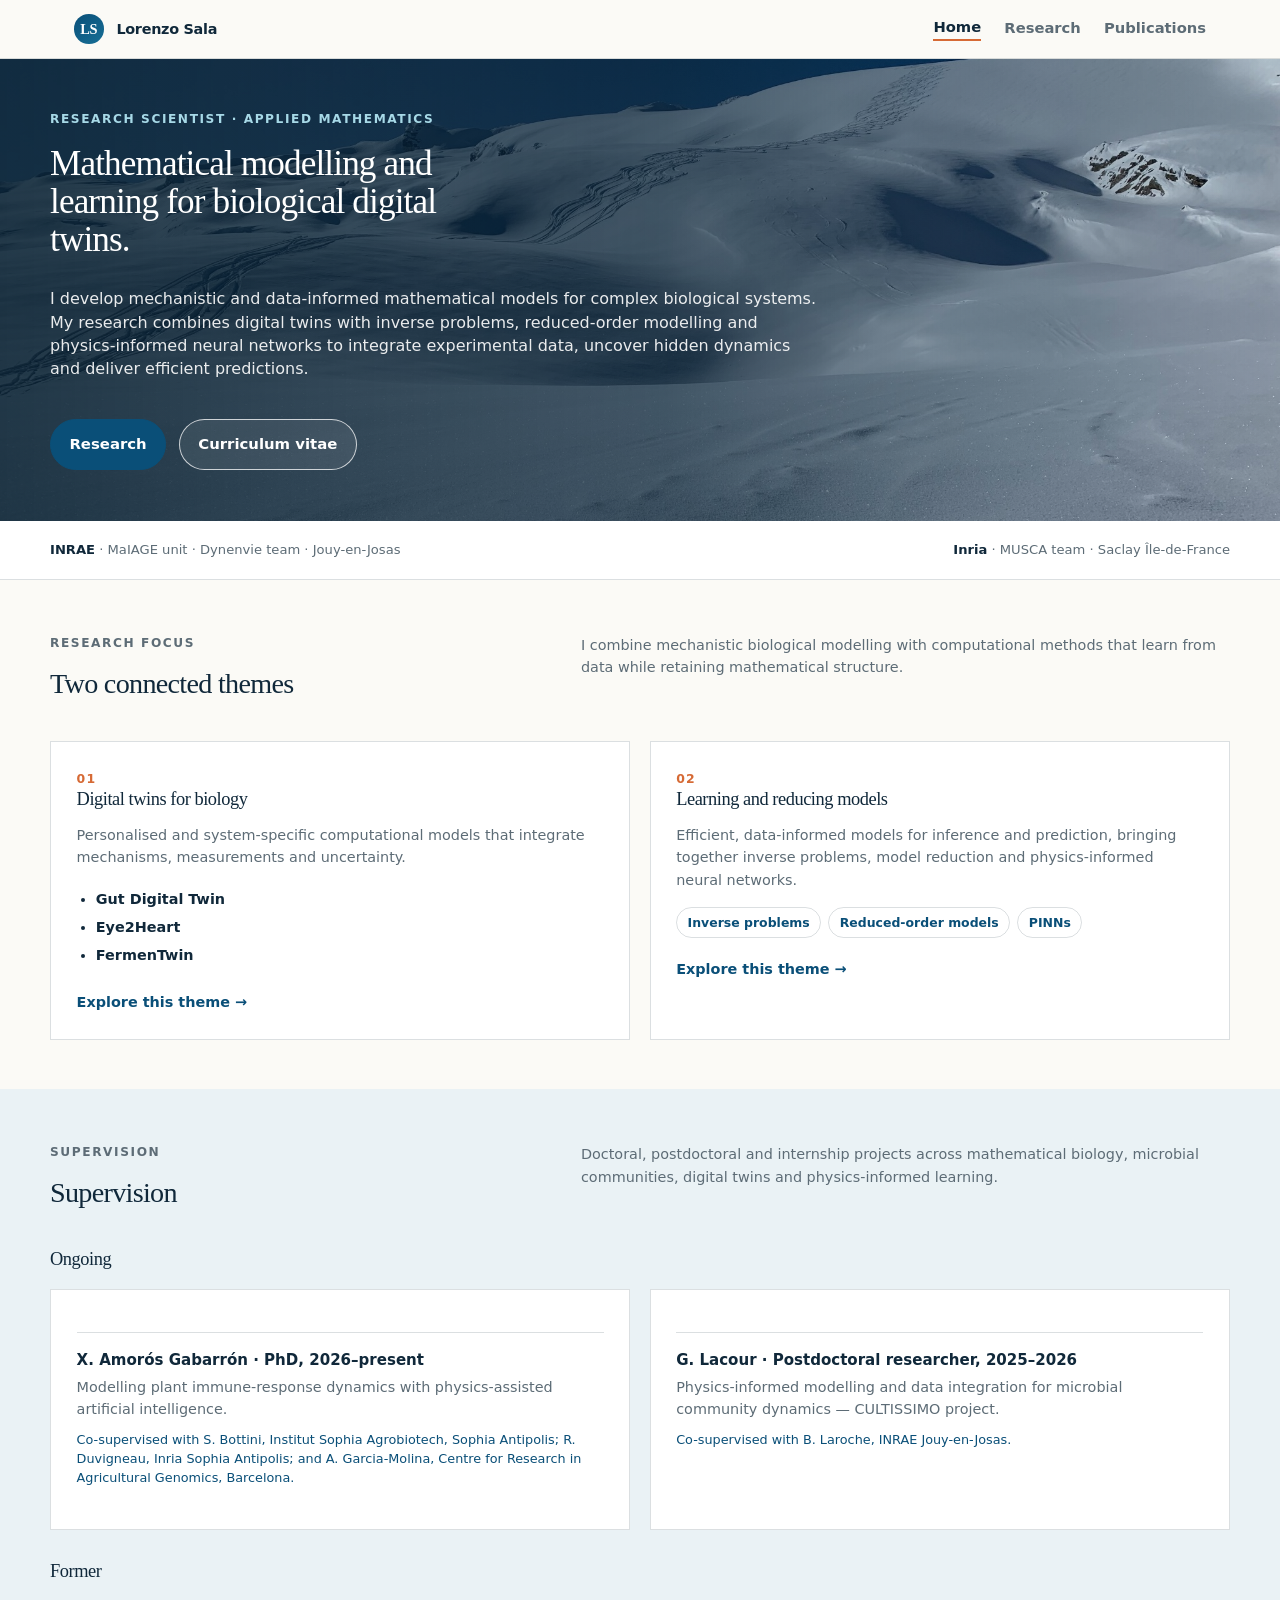
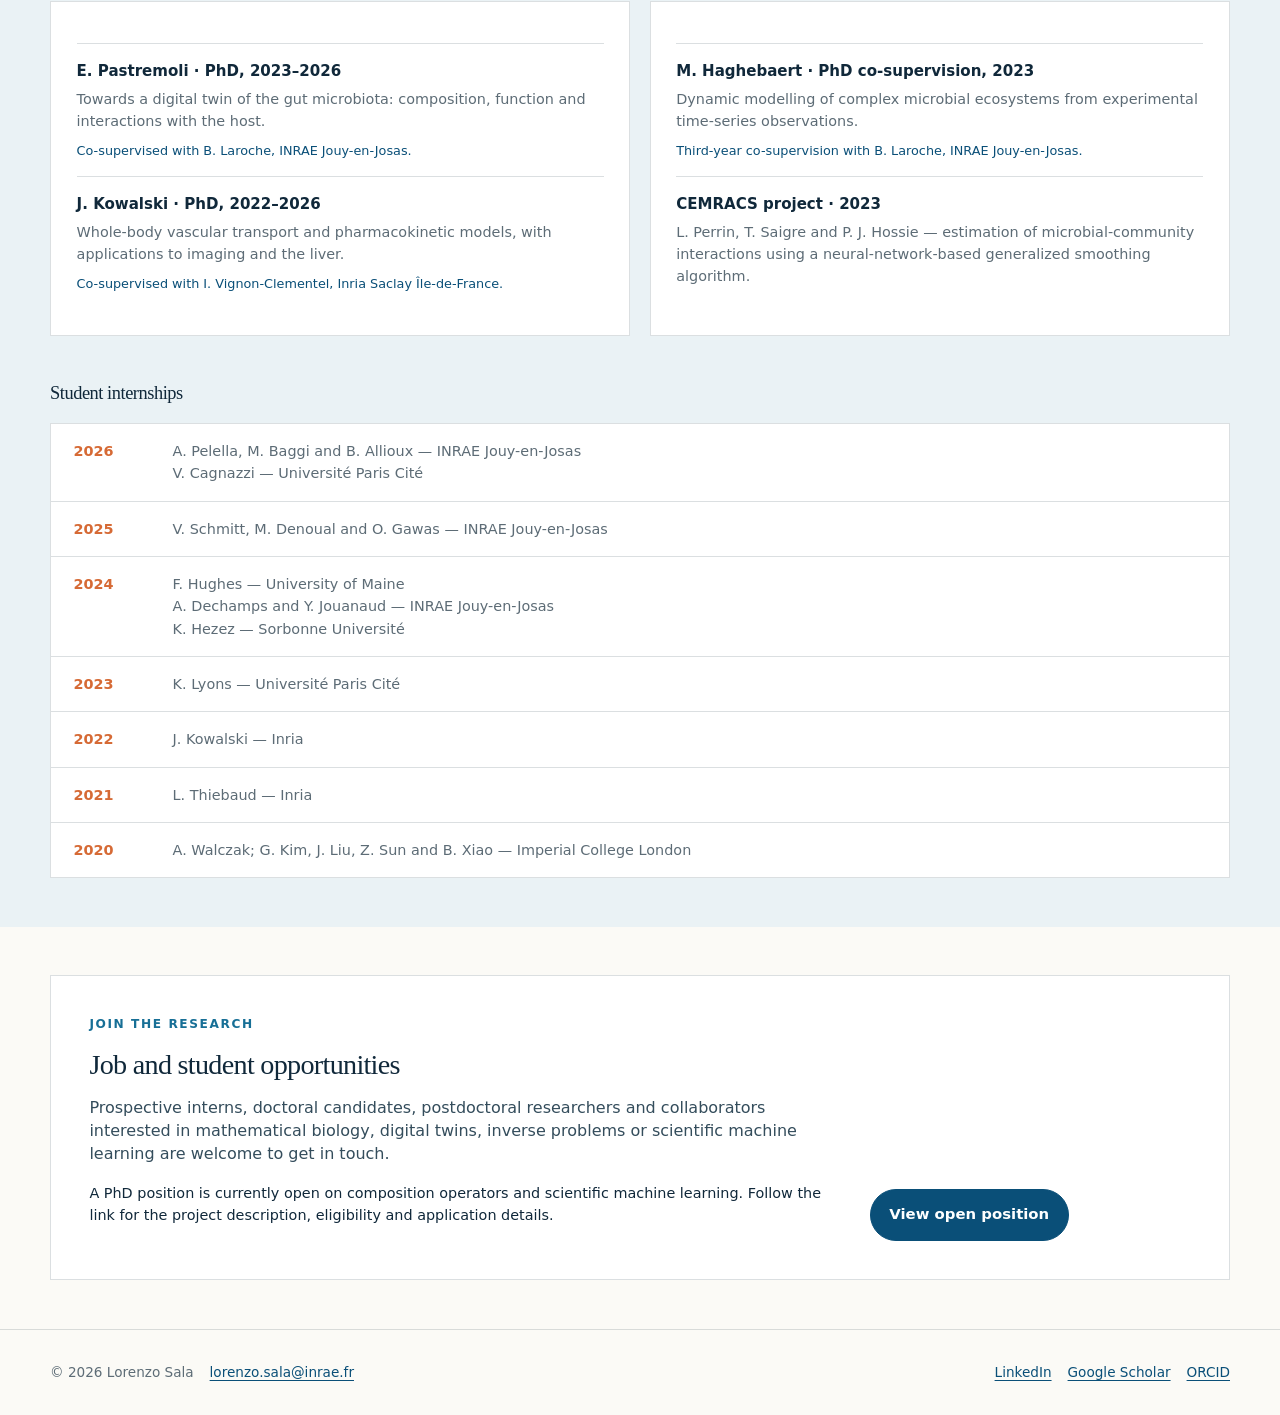
<file: index.html>
<!doctype html><html lang="en"><head><meta charset="utf-8"><meta name="viewport" content="width=device-width,initial-scale=1"><title>Lorenzo Sala | Mathematical Modelling and Learning for Biological Digital Twins</title><meta name="description" content="Lorenzo Sala develops biological digital twins, reduced models and physics-informed methods for complex biological systems."><link rel="icon" type="image/svg+xml" href="data:image/svg+xml,%3Csvg xmlns='http://www.w3.org/2000/svg' viewBox='0 0 64 64'%3E%3Crect width='64' height='64' rx='32' fill='%230a4f78'/%3E%3Cpath d='M12 43 27 22l8 11 5-7 12 17Z' fill='none' stroke='white' stroke-width='4' stroke-linejoin='round'/%3E%3C/svg%3E"><link rel="stylesheet" href="styles.css"></head><body><a class="skip-link" href="#main">Skip to content</a><header class="site-header"><div class="nav-wrap"><a class="brand" href="index.html"><span class="brand-mark">LS</span><span>Lorenzo Sala</span></a><button class="menu-button" aria-expanded="false" aria-controls="navigation">Menu</button><nav class="nav" id="navigation" aria-label="Primary"><a href="index.html" aria-current="page">Home</a><a href="research.html">Research</a><a href="publications.html">Publications</a></nav></div></header><main id="main"><section class="hero hero-simple"><div class="hero-copy"><p class="eyebrow">Research scientist · Applied mathematics</p><h1>Mathematical modelling and learning for biological digital twins.</h1><p class="lead">I develop mechanistic and data-informed mathematical models for complex biological systems. My research combines digital twins with inverse problems, reduced-order modelling and physics-informed neural networks to integrate experimental data, uncover hidden dynamics and deliver efficient predictions.</p><div class="hero-actions"><a class="button" href="research.html">Research</a><a class="button light" href="sala_cv.pdf">Curriculum vitae</a></div></div></section><section class="affiliation-strip" aria-label="Affiliations"><div class="container affiliation-inner"><span><strong>INRAE</strong> · MaIAGE unit · Dynenvie team · Jouy-en-Josas</span><span><strong>Inria</strong> · MUSCA team · Saclay Île-de-France</span></div></section><section class="section"><div class="container"><div class="section-head compact"><div><p class="eyebrow">Research focus</p><h2>Two connected themes</h2></div><p>I combine mechanistic biological modelling with computational methods that learn from data while retaining mathematical structure.</p></div><div class="grid-2"><article class="card feature-card"><span class="card-number">01</span><h3>Digital twins for biology</h3><p>Personalised and system-specific computational models that integrate mechanisms, measurements and uncertainty.</p><ul class="mini-list"><li>Gut Digital Twin</li><li>Eye2Heart</li><li>FermenTwin</li></ul><a class="link-arrow" href="research.html#digital-twins">Explore this theme</a></article><article class="card feature-card"><span class="card-number">02</span><h3>Learning and reducing models</h3><p>Efficient, data-informed models for inference and prediction, bringing together inverse problems, model reduction and physics-informed neural networks.</p><div class="tags"><span class="tag">Inverse problems</span><span class="tag">Reduced-order models</span><span class="tag">PINNs</span></div><a class="link-arrow" href="research.html#data-informed">Explore this theme</a></article></div></div></section><section class="section tint" id="supervision"><div class="container"><div class="section-head compact"><div><p class="eyebrow">Supervision</p><h2>Supervision</h2></div><p>Doctoral, postdoctoral and internship projects across mathematical biology, microbial communities, digital twins and physics-informed learning.</p></div><div class="supervision-group"><h3>Ongoing PhD and postdoctoral supervision</h3><div class="grid-2"><article class="card supervision-card"><ul class="supervision-list"><li><strong>X. Amorós Gabarrón · PhD, 2026–present</strong><span>Modelling plant immune-response dynamics with physics-assisted artificial intelligence.</span><small>Co-supervised with S. Bottini, Institut Sophia Agrobiotech, Sophia Antipolis; R. Duvigneau, Inria Sophia Antipolis; and A. Garcia-Molina, Centre for Research in Agricultural Genomics, Barcelona.</small></li></ul></article><article class="card supervision-card"><ul class="supervision-list"><li><strong>G. Lacour · Postdoctoral researcher, 2025–2026</strong><span>Physics-informed modelling and data integration for microbial community dynamics — CULTISSIMO project.</span><small>Co-supervised with B. Laroche, INRAE Jouy-en-Josas.</small></li></ul></article></div></div><div class="supervision-group"><h3>Completed PhD supervision</h3><div class="grid-2"><article class="card supervision-card"><ul class="supervision-list"><li><strong>E. Pastremoli · PhD, 2023–2026</strong><span>Towards a digital twin of the gut microbiota: composition, function and interactions with the host.</span><small>Co-supervised with B. Laroche, INRAE Jouy-en-Josas.</small></li><li><strong>J. Kowalski · PhD, 2022–2026</strong><span>Whole-body vascular transport and pharmacokinetic models, with applications to imaging and the liver.</span><small>Co-supervised with I. Vignon-Clementel, Inria Saclay Île-de-France.</small></li></ul></article><article class="card supervision-card"><ul class="supervision-list"><li><strong>M. Haghebaert · PhD co-supervision, 2023</strong><span>Dynamic modelling of complex microbial ecosystems from experimental time-series observations.</span><small>Third-year co-supervision with B. Laroche, INRAE Jouy-en-Josas.</small></li><li><strong>CEMRACS project · 2023</strong><span>L. Perrin, T. Saigre and P. J. Hossie — estimation of microbial-community interactions using a neural-network-based generalized smoothing algorithm.</span></li></ul></article></div></div><div class="supervision-group internships"><h3>Student internships</h3><div class="internship-years"><div><strong>2026</strong><span>A. Pelella, M. Baggi and B. Allioux — INRAE Jouy-en-Josas<br>V. Cagnazzi — Université Paris Cité</span></div><div><strong>2025</strong><span>V. Schmitt, M. Denoual and O. Gawas — INRAE Jouy-en-Josas</span></div><div><strong>2024</strong><span>F. Hughes — University of Maine<br>A. Dechamps and Y. Jouanaud — INRAE Jouy-en-Josas<br>K. Hezez — Sorbonne Université</span></div><div><strong>2023</strong><span>K. Lyons — Université Paris Cité</span></div><div><strong>2022</strong><span>J. Kowalski — Inria</span></div><div><strong>2021</strong><span>L. Thiebaud — Inria</span></div><div><strong>2020</strong><span>A. Walczak; G. Kim, J. Liu, Z. Sun and B. Xiao — Imperial College London</span></div></div></div></div></section><section class="section" id="opportunities"><div class="container"><div class="opportunity"><div><p class="eyebrow">Join the research</p><h2>Job and student opportunities</h2><p class="lead">Prospective interns, doctoral candidates, postdoctoral researchers and collaborators interested in mathematical biology, digital twins, inverse problems or scientific machine learning are welcome to get in touch.</p><p>Open positions will be listed here when available. Spontaneous enquiries should include a short description of your interests and relevant experience.</p></div><div><a class="button" href="mailto:lorenzo.sala@inrae.fr?subject=Research%20opportunity">Contact Lorenzo</a></div></div></div></section></main><footer class="footer"><div class="container footer-inner"><span>© 2026 Lorenzo Sala</span><span><a href="mailto:lorenzo.sala@inrae.fr">lorenzo.sala@inrae.fr</a></span></div></footer><script src="script.js"></script></body></html>
</file>
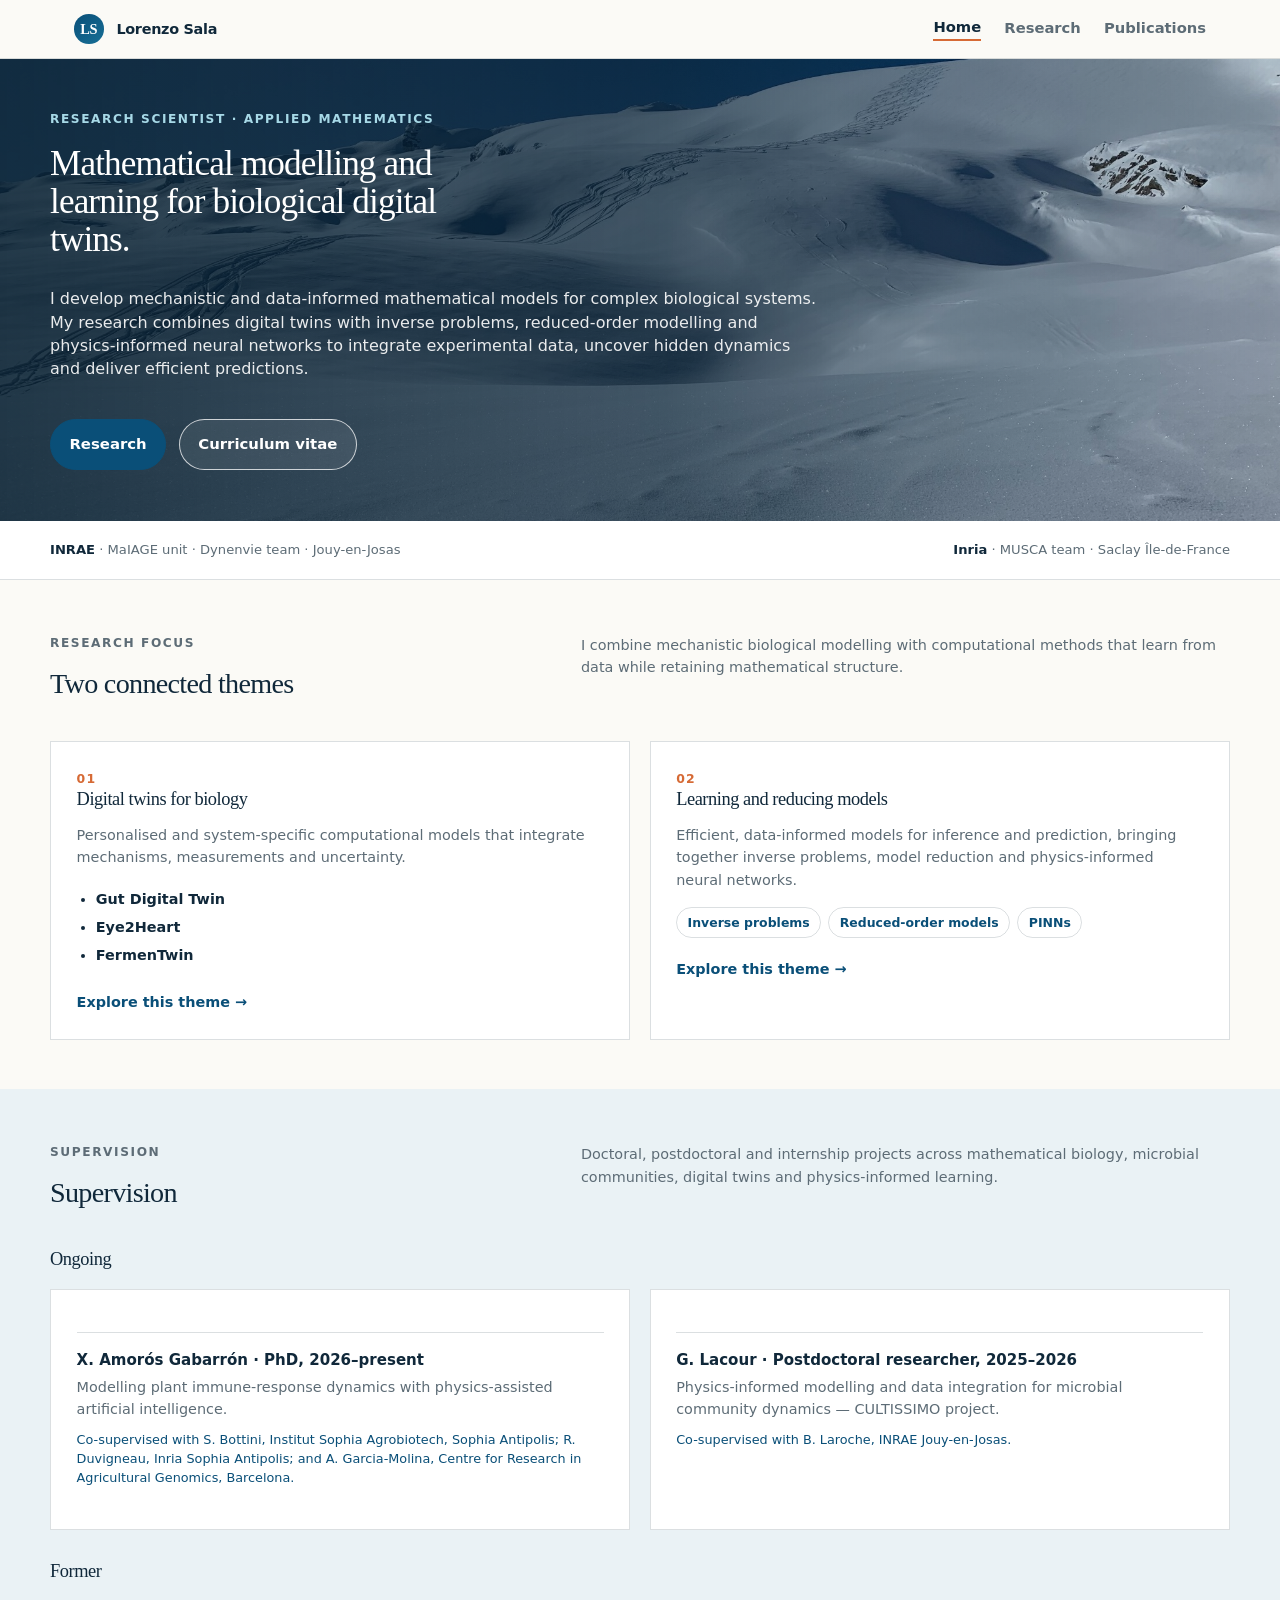
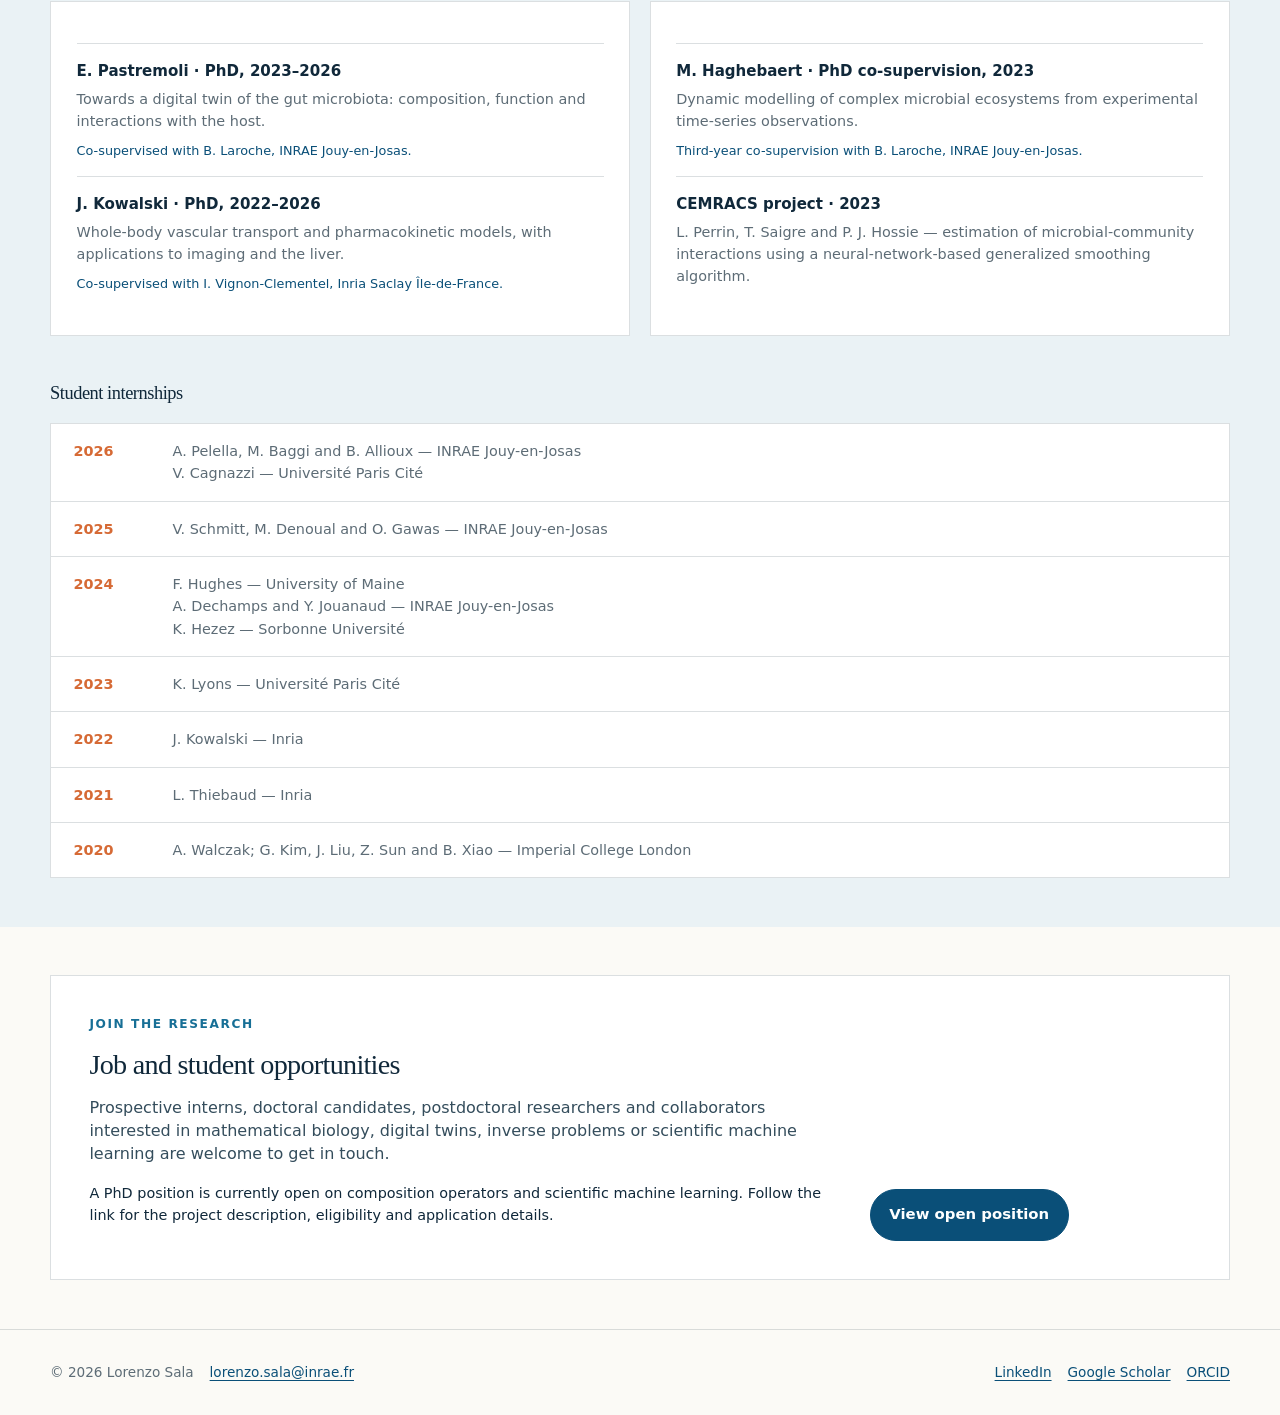
<file: about.html>
<!doctype html><html lang="en"><head><meta charset="utf-8"><meta http-equiv="refresh" content="0; url=index.html"><meta name="viewport" content="width=device-width,initial-scale=1"><title>Lorenzo Sala</title><link rel="canonical" href="index.html"></head><body><p>This content is now on the <a href="index.html">homepage</a>.</p></body></html>
</file>
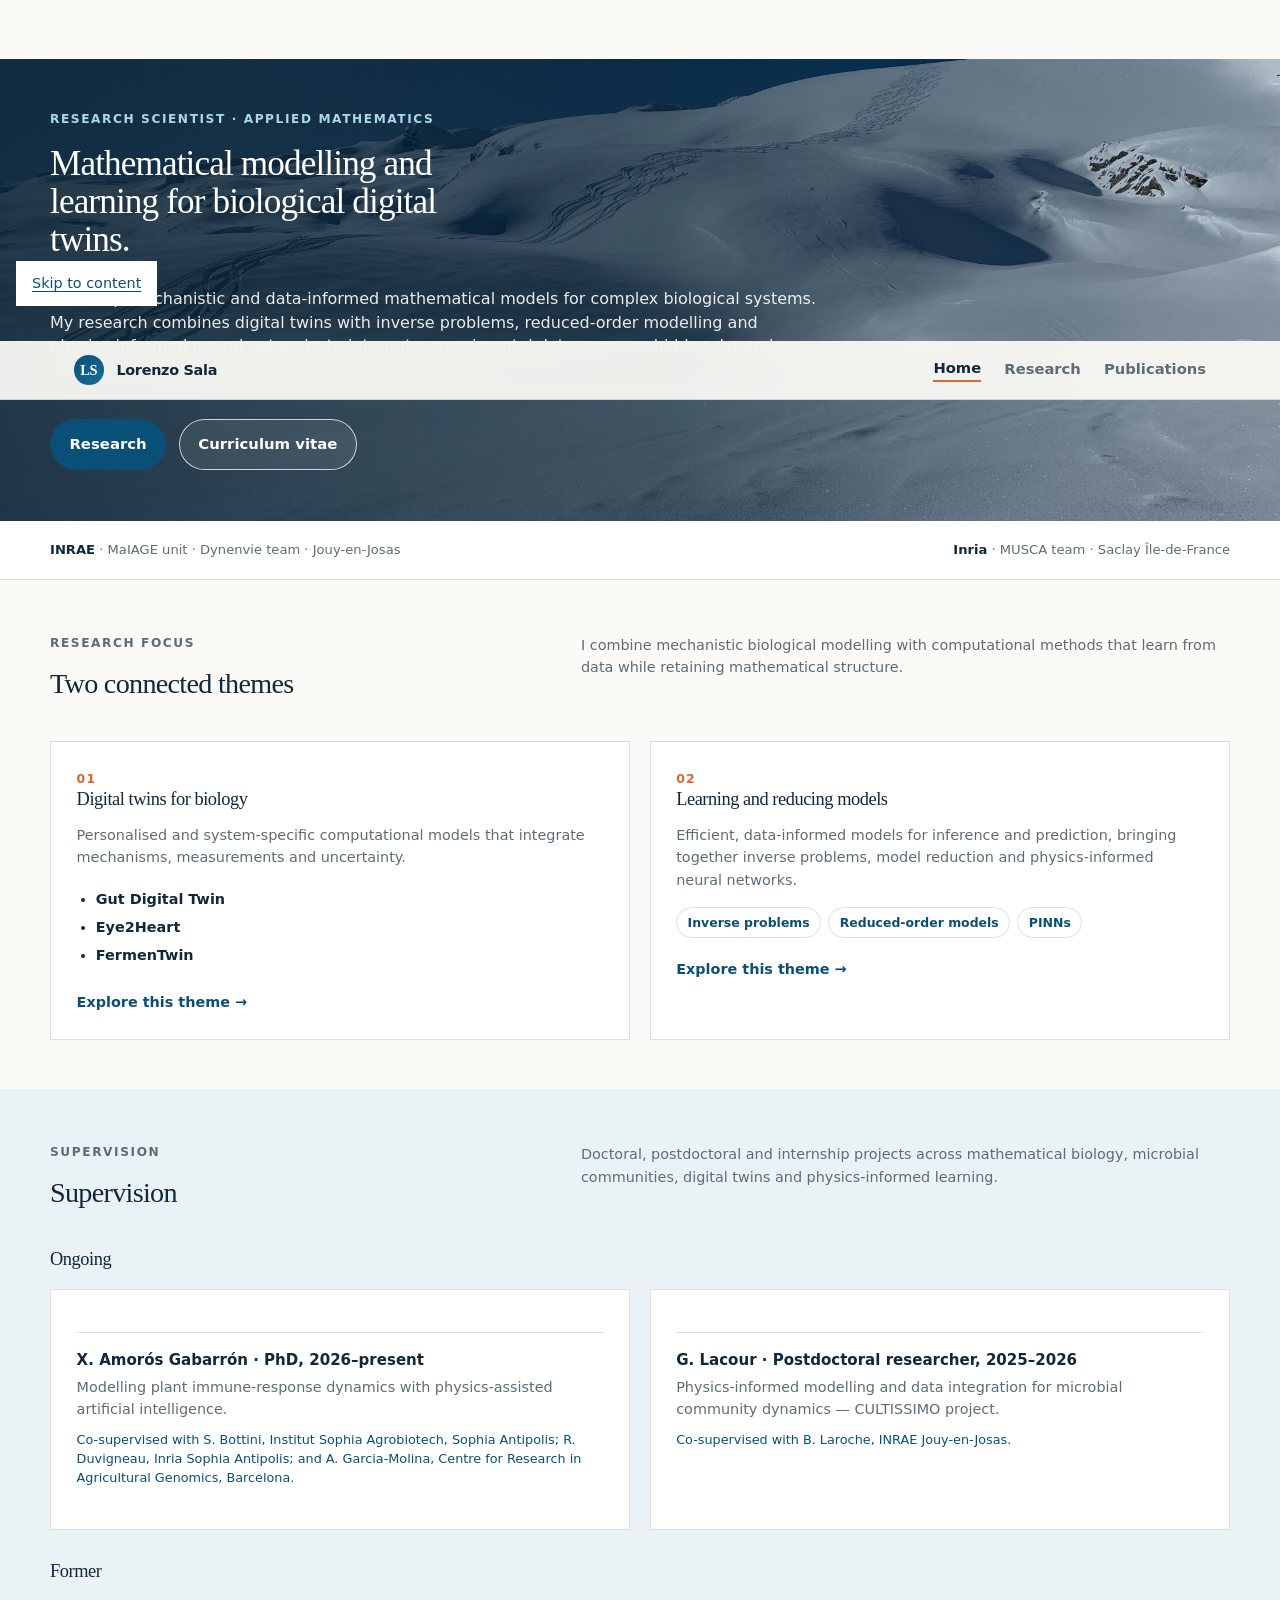
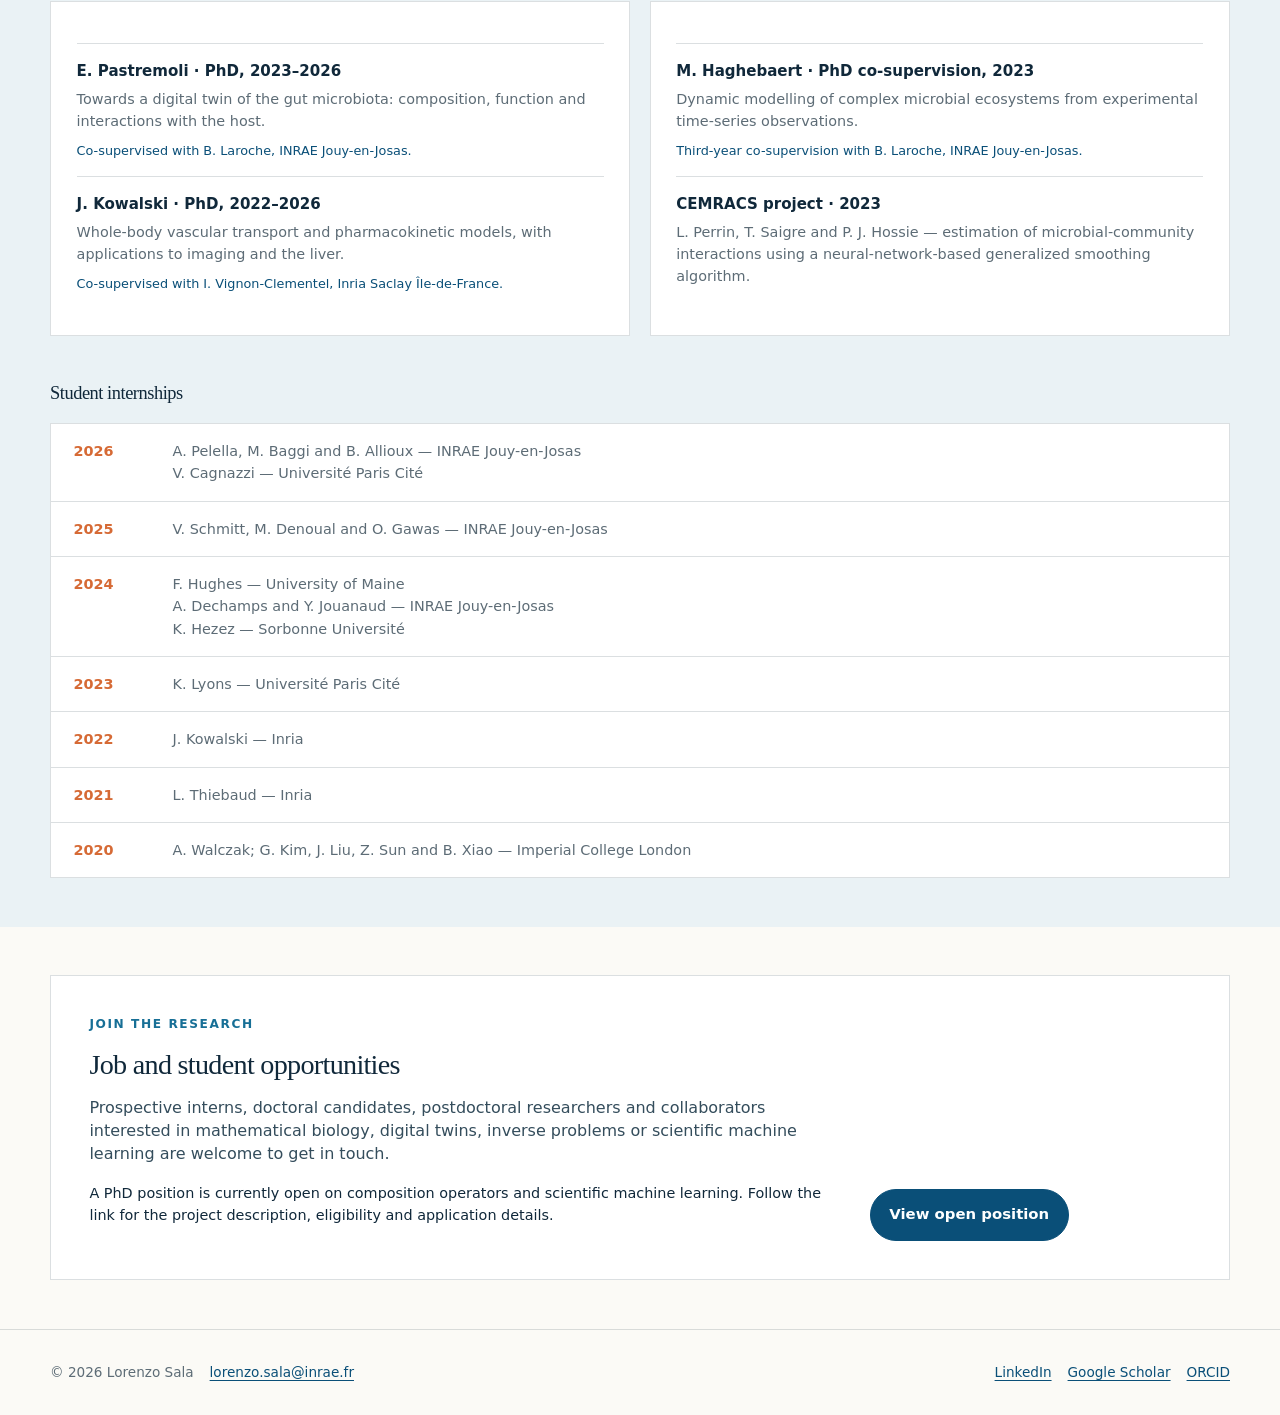
<file: activities.html>
<!doctype html><html lang="en"><head><meta charset="utf-8"><meta http-equiv="refresh" content="0; url=index.html#supervision"><meta name="viewport" content="width=device-width,initial-scale=1"><title>Supervision | Lorenzo Sala</title><link rel="canonical" href="index.html#supervision"></head><body><p>This content is now on the <a href="index.html#supervision">homepage</a>.</p></body></html>
</file>
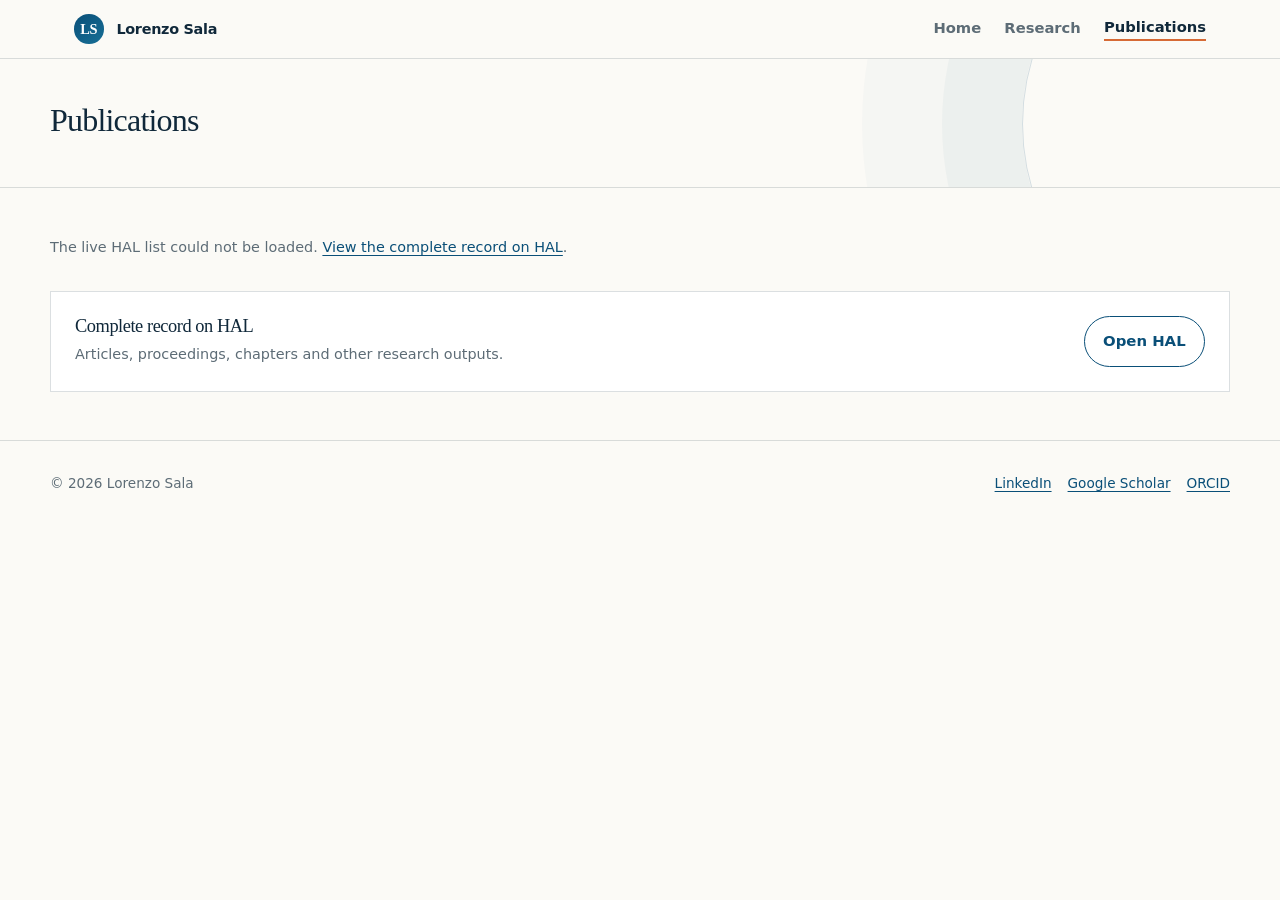
<file: publication.html>
<!doctype html><html lang="en"><head><meta charset="utf-8"><meta http-equiv="refresh" content="0; url=publications.html"><meta name="viewport" content="width=device-width,initial-scale=1"><title>Publications | Lorenzo Sala</title><link rel="canonical" href="publications.html"></head><body><p>The publications page has moved to <a href="publications.html">publications.html</a>.</p></body></html>
</file>
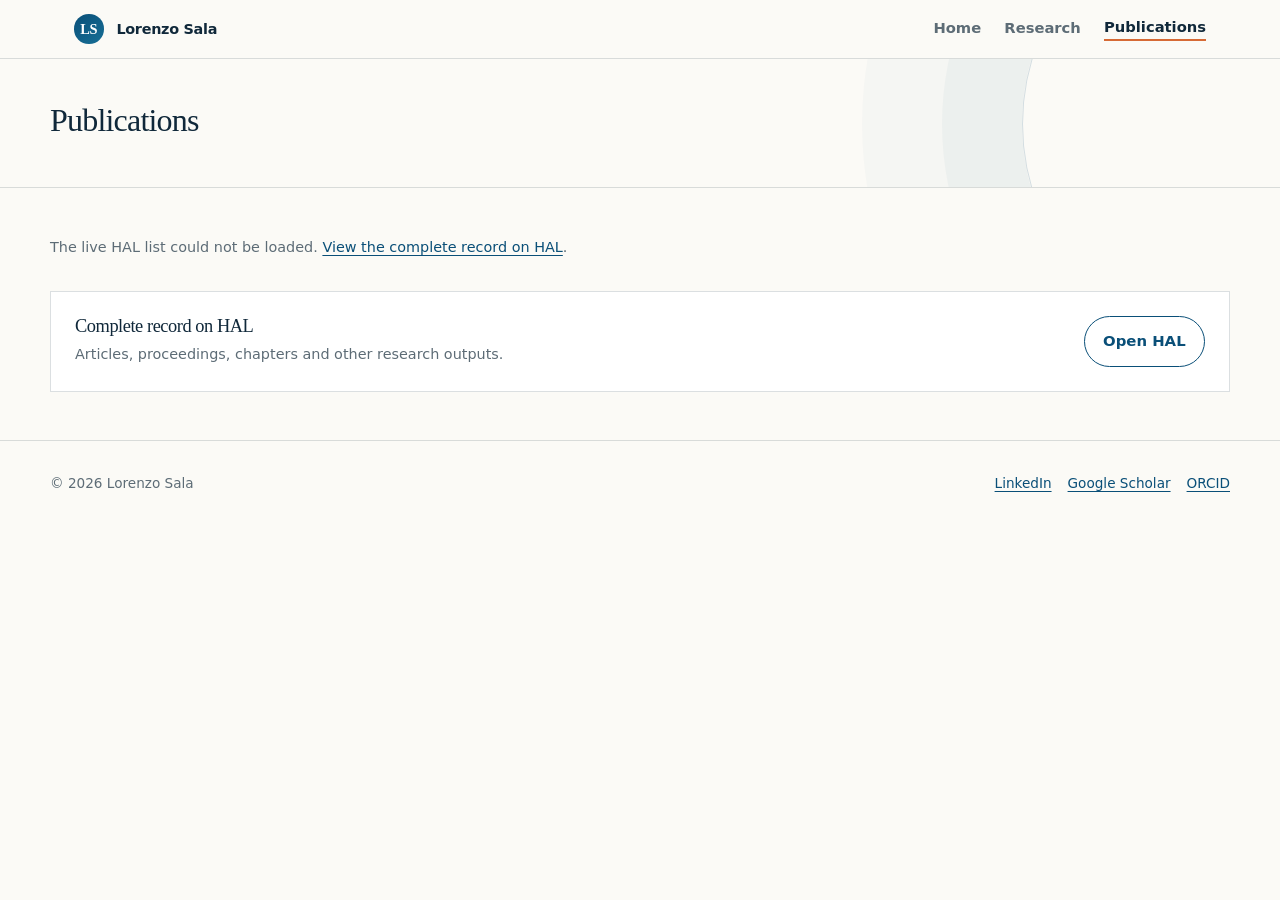
<file: publications.html>
<!doctype html><html lang="en"><head><meta charset="utf-8"><meta name="viewport" content="width=device-width,initial-scale=1"><title>Publications | Lorenzo Sala</title><meta name="description" content="Publications by Lorenzo Sala, loaded automatically from the HAL open archive."><link rel="stylesheet" href="styles.css"></head><body><a class="skip-link" href="#main">Skip to content</a><header class="site-header"><div class="nav-wrap"><a class="brand" href="index.html"><span class="brand-mark">LS</span><span>Lorenzo Sala</span></a><button class="menu-button" aria-expanded="false" aria-controls="navigation">Menu</button><nav class="nav" id="navigation" aria-label="Primary"><a href="index.html">Home</a><a href="research.html">Research</a><a href="publications.html" aria-current="page">Publications</a></nav></div></header><main id="main"><header class="page-hero"><div class="container"><p class="eyebrow">Publications</p><h1>Research output.</h1><p class="lead">This list is loaded directly from the HAL open archive, so newly deposited publications appear automatically.</p></div></header><section class="section"><div class="container"><div id="hal-status" class="hal-status" role="status">Loading publications from HAL…</div><div id="hal-publications" class="publication-list" aria-live="polite"></div><div class="hal-box"><div><h3>Complete record on HAL</h3><p>Articles, proceedings, chapters and other research outputs.</p></div><a class="button secondary" href="https://hal.science/search/index/?q=authIdHal_s%3Alorenzo-sala">Open HAL</a></div></div></section></main><footer class="footer"><div class="container footer-inner"><span>© 2026 Lorenzo Sala</span><span><a href="https://orcid.org/0000-0002-8878-0616">ORCID</a></span></div></footer><script src="script.js"></script></body></html>
</file>
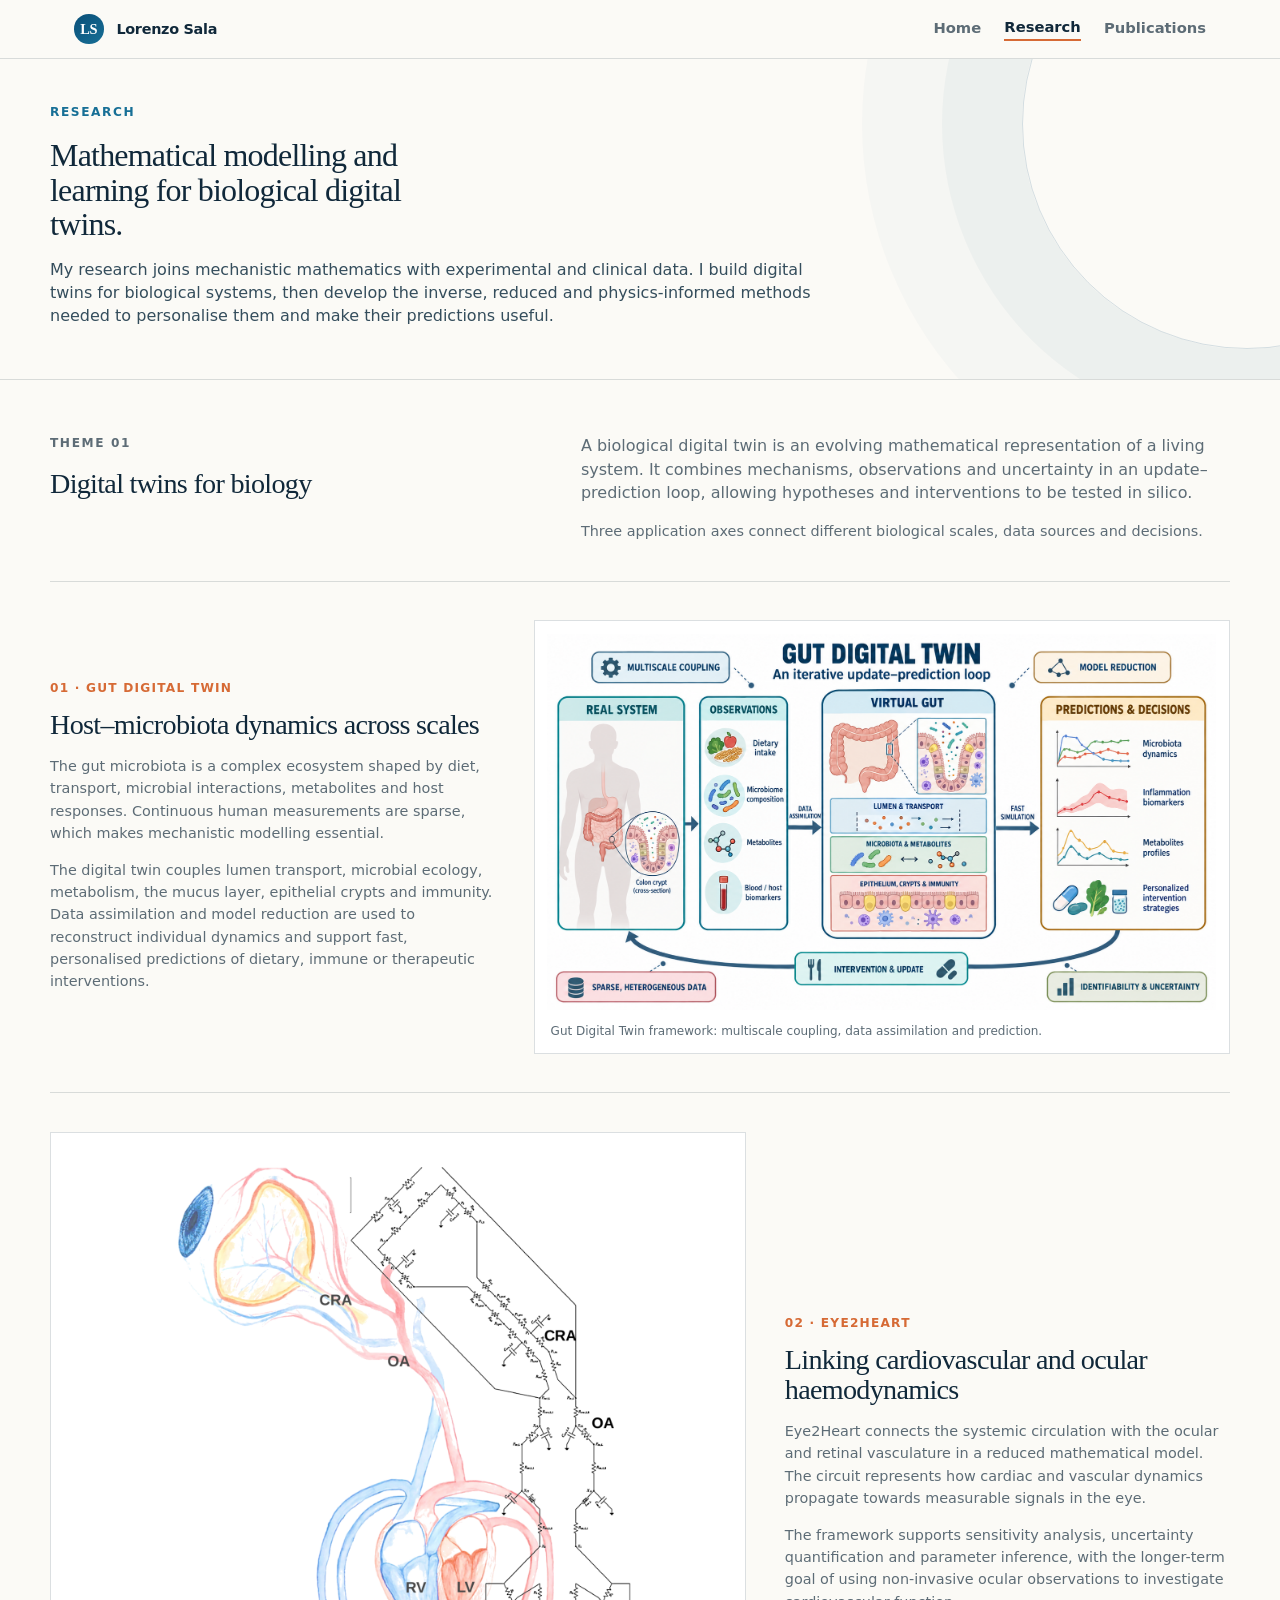
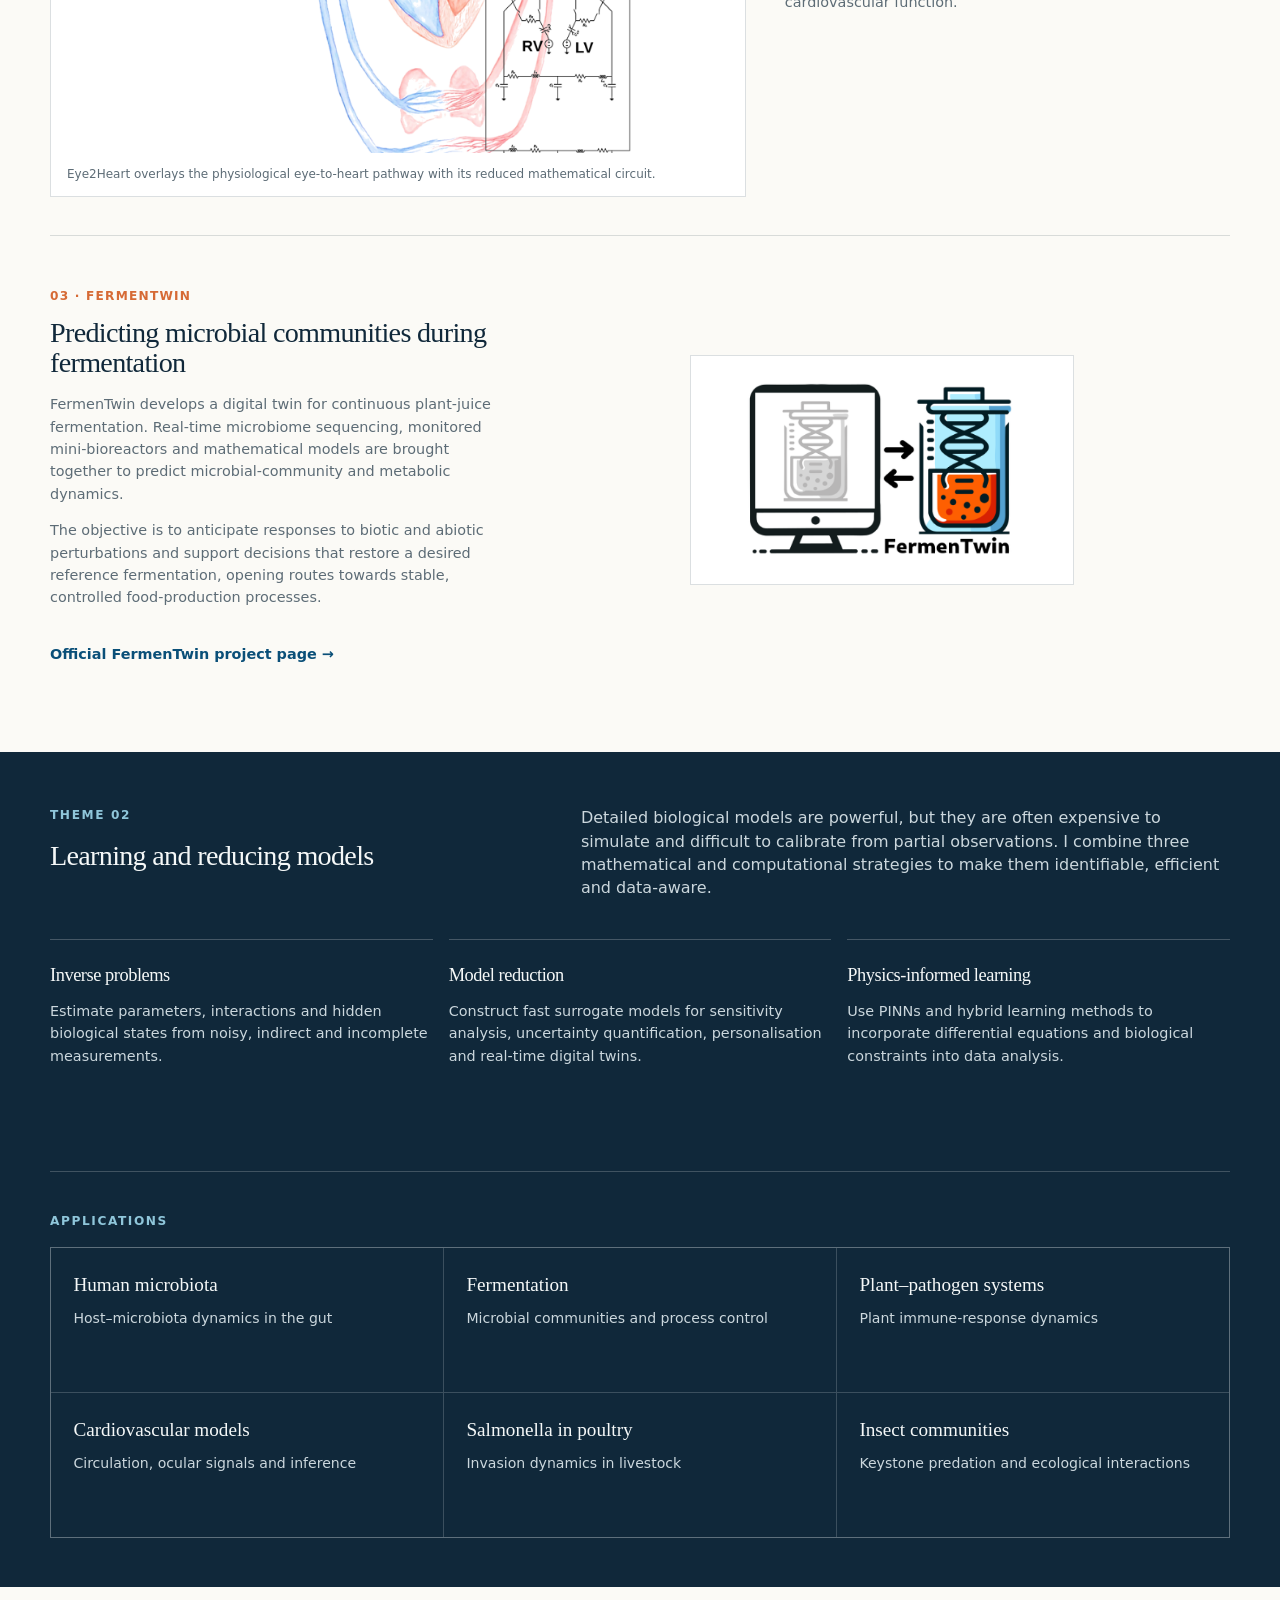
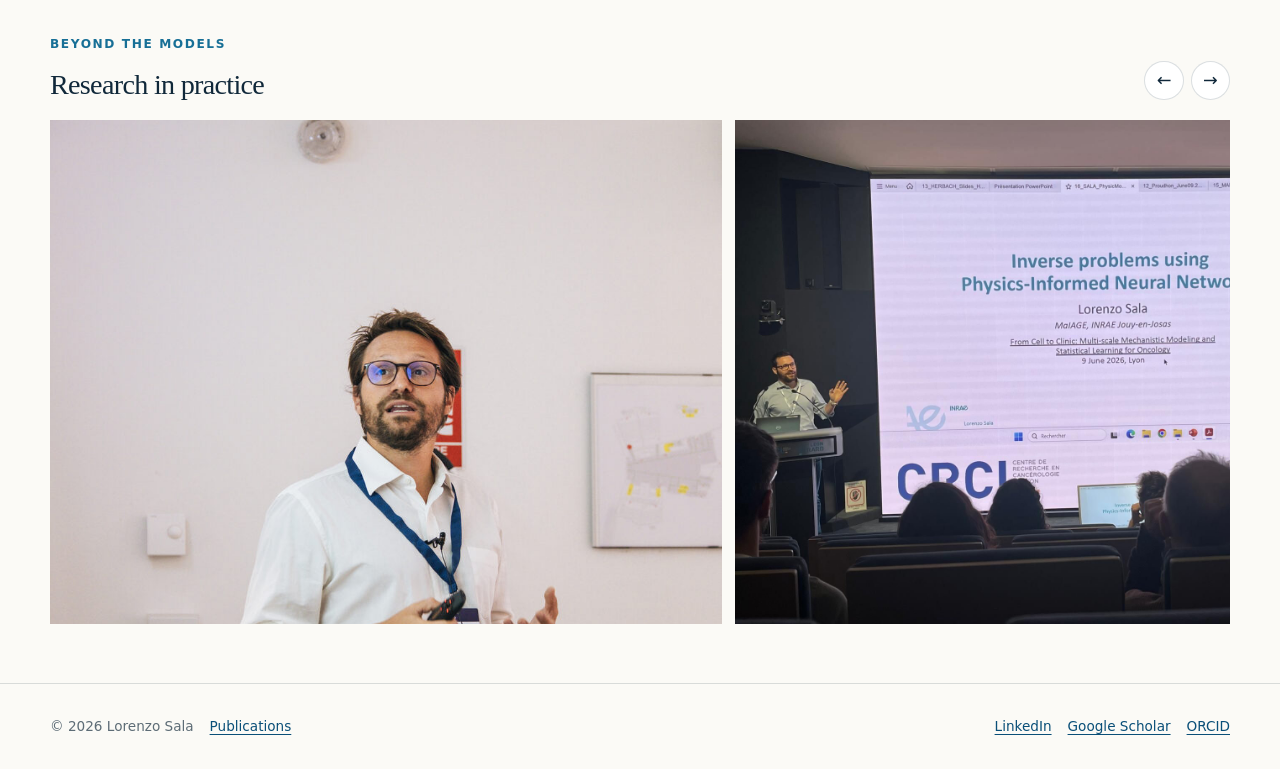
<file: research.html>
<!doctype html><html lang="en"><head><meta charset="utf-8"><meta name="viewport" content="width=device-width,initial-scale=1"><title>Research | Lorenzo Sala</title><meta name="description" content="Biological digital twins, inverse problems, reduced-order modelling and physics-informed learning by Lorenzo Sala."><link rel="stylesheet" href="styles.css"></head><body><a class="skip-link" href="#main">Skip to content</a><header class="site-header"><div class="nav-wrap"><a class="brand" href="index.html"><span class="brand-mark">LS</span><span>Lorenzo Sala</span></a><button class="menu-button" aria-expanded="false" aria-controls="navigation">Menu</button><nav class="nav" id="navigation" aria-label="Primary"><a href="index.html">Home</a><a href="research.html" aria-current="page">Research</a><a href="publications.html">Publications</a></nav></div></header><main id="main"><header class="page-hero"><div class="container"><p class="eyebrow">Research</p><h1>Mathematical modelling and learning for biological digital twins.</h1><p class="lead">My research joins mechanistic mathematics with experimental and clinical data. I build digital twins for biological systems, then develop the inverse, reduced and physics-informed methods needed to personalise them and make their predictions useful.</p></div></header><section class="section" id="digital-twins"><div class="container"><div class="section-head"><div><p class="eyebrow">Theme 01</p><h2>Digital twins for biology</h2></div><div><p class="lead">A biological digital twin is an evolving mathematical representation of a living system. It combines mechanisms, observations and uncertainty in an update–prediction loop, allowing hypotheses and interventions to be tested in silico.</p><p>Three application axes connect different biological scales, data sources and decisions.</p></div></div><article class="research-project"><div class="research-copy"><p class="project-index">01 · Gut Digital Twin</p><h3>Host–microbiota dynamics across scales</h3><p>The gut microbiota is a complex ecosystem shaped by diet, transport, microbial interactions, metabolites and host responses. Continuous human measurements are sparse, which makes mechanistic modelling essential.</p><p>The digital twin couples lumen transport, microbial ecology, metabolism, the mucus layer, epithelial crypts and immunity. Data assimilation and model reduction are used to reconstruct individual dynamics and support fast, personalised predictions of dietary, immune or therapeutic interventions.</p></div><figure class="research-figure"><img src="gut-digital-twin.png" alt="Gut Digital Twin update-prediction loop connecting observations, a virtual gut model and personalised interventions"><figcaption>Gut Digital Twin framework: multiscale coupling, data assimilation and prediction.</figcaption></figure></article><article class="research-project reverse"><div class="research-copy"><p class="project-index">02 · Eye2Heart</p><h3>Linking cardiovascular and ocular haemodynamics</h3><p>Eye2Heart connects the systemic circulation with the ocular and retinal vasculature in a reduced mathematical model. The circuit represents how cardiac and vascular dynamics propagate towards measurable signals in the eye.</p><p>The framework supports sensitivity analysis, uncertainty quantification and parameter inference, with the longer-term goal of using non-invasive ocular observations to investigate cardiovascular function.</p></div><figure class="research-figure eye2heart-visual"><img class="eye-heart-bg" src="eye2heart-background.png" alt="Schematic eye and heart connected through the circulation"><img class="eye-heart-circuit" src="eye2heart-circuit.png" alt="Eye2Heart lumped-parameter cardiovascular and ocular circuit"><figcaption>Eye2Heart couples cardiovascular and ocular compartments in one reduced circuit.</figcaption></figure></article><article class="research-project"><div class="research-copy"><p class="project-index">03 · FermenTwin</p><h3>Predicting microbial communities during fermentation</h3><p>FermenTwin develops a digital twin for continuous plant-juice fermentation. Real-time microbiome sequencing, monitored mini-bioreactors and mathematical models are brought together to predict microbial-community and metabolic dynamics.</p><p>The objective is to anticipate responses to biotic and abiotic perturbations and support decisions that restore a desired reference fermentation, opening routes towards stable, controlled food-production processes.</p><a class="link-arrow" href="https://digitbio.hub.inrae.fr/actualites/projet-exploratoire-fermentwin-2024-2025">Official FermenTwin project page</a></div><a class="research-figure logo-figure" href="https://digitbio.hub.inrae.fr/actualites/projet-exploratoire-fermentwin-2024-2025" aria-label="Open the official FermenTwin project page"><img src="fermentwin-logo.png" alt="FermenTwin logo showing a digital bioreactor and a physical fermentation vessel"></a></article></div></section><section class="section dark" id="data-informed"><div class="container"><div class="section-head"><div><p class="eyebrow">Theme 02</p><h2>Learning and reducing models</h2></div><div><p class="lead">Detailed biological models are powerful, but they are often expensive to simulate and difficult to calibrate from partial observations. I combine three mathematical and computational strategies to make them identifiable, efficient and data-aware.</p></div></div><div class="grid-3 methods-grid"><article class="dark-card"><h3>Inverse problems</h3><p>Estimate parameters, interactions and hidden biological states from noisy, indirect and incomplete measurements.</p></article><article class="dark-card"><h3>Model reduction</h3><p>Construct fast surrogate models for sensitivity analysis, uncertainty quantification, personalisation and real-time digital twins.</p></article><article class="dark-card"><h3>Physics-informed learning</h3><p>Use PINNs and hybrid learning methods to incorporate differential equations and biological constraints into data analysis.</p></article></div><div class="applications"><p class="eyebrow">Applications</p><div class="application-grid"><div><strong>Human microbiota</strong><span>Host–microbiota dynamics in the gut</span></div><div><strong>Fermentation</strong><span>Microbial communities and process control</span></div><div><strong>Plant–pathogen systems</strong><span>Plant immune-response dynamics</span></div><div><strong>Cardiovascular models</strong><span>Circulation, ocular signals and inference</span></div><div><strong>Salmonella in poultry</strong><span>Invasion dynamics in livestock</span></div><div><strong>Insect communities</strong><span>Keystone predation and ecological interactions</span></div></div></div></div></section></main><footer class="footer"><div class="container footer-inner"><span>© 2026 Lorenzo Sala</span><span><a href="publications.html">Publications</a></span></div></footer><script src="script.js"></script></body></html>
</file>
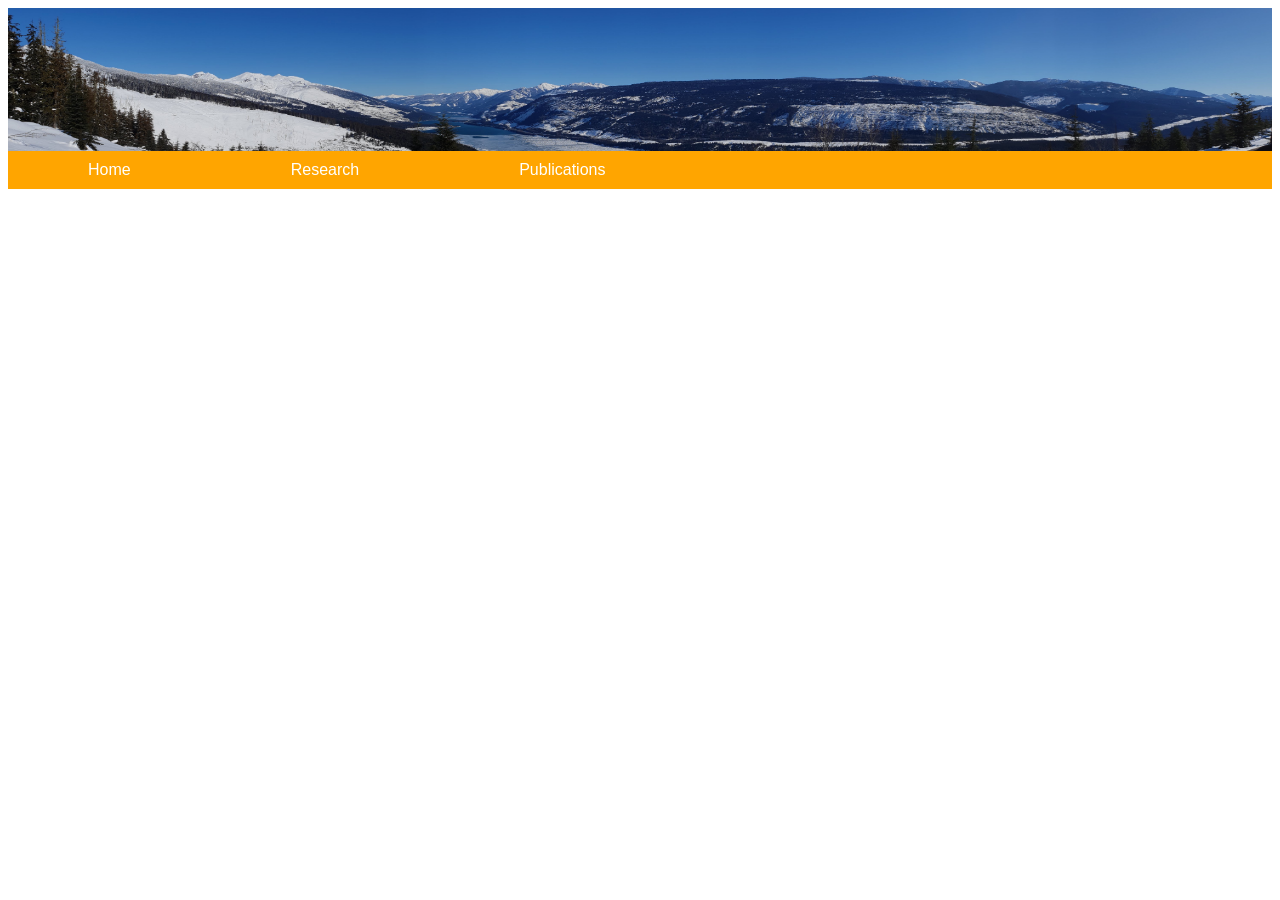
<file: v1/publication.html>
<!DOCTYPE html>
<html lang="en">
<head>
<title>Page Title</title>
<meta charset="UTF-8">
<meta name="viewport" content="width=device-width, initial-scale=1">
<style>
* {
  box-sizing: border-box;
  img: max-width: 100%;
}

/* Style the body */
body {
  font-family: Calibri, Calibri, sans-serif;
  font-size: 100%;
  margin: 1;
}

/* Header/logo Title */
.header {
  padding: 60px;
  text-align: center;
  background: white;
  background-image: url(figures/mountain.jpg);
  /*background-image: url(figures/sea.jpg);*/
  background-size: 100% 100%;
  color: black;
}

/* Increase the font size of the heading */
.header h1 {
  font-size: 35px;
}

/* Style the top navigation bar */
.navbar {
  overflow: hidden;
  background-color: orange; /*#7EA4FC*/;
}

/* Style the navigation bar links */
.navbar a {
  float: left;
  display: block;
  color: white;
  text-align: center;
  padding: 10px 80px;
  text-decoration: none;
}

/* Right-aligned link */
.navbar a.right {
  float: right;
}

/* Change color on hover */
.navbar a:hover {
  background-color: #ddd;
  color: black;
}

/* Column container */
.row {  
  display: -ms-flexbox; /* IE10 */
  display: flex;
  -ms-flex-wrap: wrap; /* IE10 */
  flex-wrap: wrap;
}

/* Create two unequal columns that sits next to each other */
/* Sidebar/left column */
.side {
  -ms-flex: 15%; /* IE10 */
  flex: 15%;
  background-color: #f1f1f1;
  padding: 20px;
}

/* Main column */
.main {   
  -ms-flex: 90%; /* IE10 */
  flex: 90%;
  background-color: white;
  padding: 20px;
}

/* Fake image, just for this example */
.fakeimg {
  background-color: #aaa;
  width: 100%;
  padding: 20px;
}

.content {
  display: flex;
}

.content img {
  margin-right: 10px;
  display: block;
}

/* Footer */
.footer {
  padding: 80px;
  text-align: center;
  background-image: url(figures/mountain.jpg);
  background-size: 100% 100%;
}

/* Responsive layout - when the screen is less than 700px wide, make the two columns stack on top of each other instead of next to each other */
@media screen and (max-width: 700px) {
  .row {   
    flex-direction: column;
  }
}

/* Responsive layout - when the screen is less than 400px wide, make the navigation links stack on top of each other instead of next to each other */
@media screen and (max-width: 400px) {
  .navbar a {
    float: none;
    width: 100%;
  }
}
</style>
</head>
<body>


<div class="header">
  <h1> 
  </h1>
</div>


<div class="navbar">
  <a href="./index.html">Home</a>
  <a href="./research.html">Research</a>
  <a href="./publication.html">Publications</a>
</div>

<div class="row">
  <div class="main">
    <IFRAME width="505" height="500" src="https://haltools.inria.fr/Public/afficheRequetePubli.php?idHal=lorenzo-sala&CB_auteur=oui&CB_titre=oui&CB_article=oui&CB_DOI=oui&langue=Anglais&tri_exp=annee_publi&tri_exp2=typdoc&tri_exp3=date_publi&ordre_aff=TA&Fen=Aff&css=../css/VisuRubriqueEncadre.css"
    FRAMEBORDER="0" scrolling="auto" ></IFRAME>

  </div>
</div>


</body>
</html>
</file>
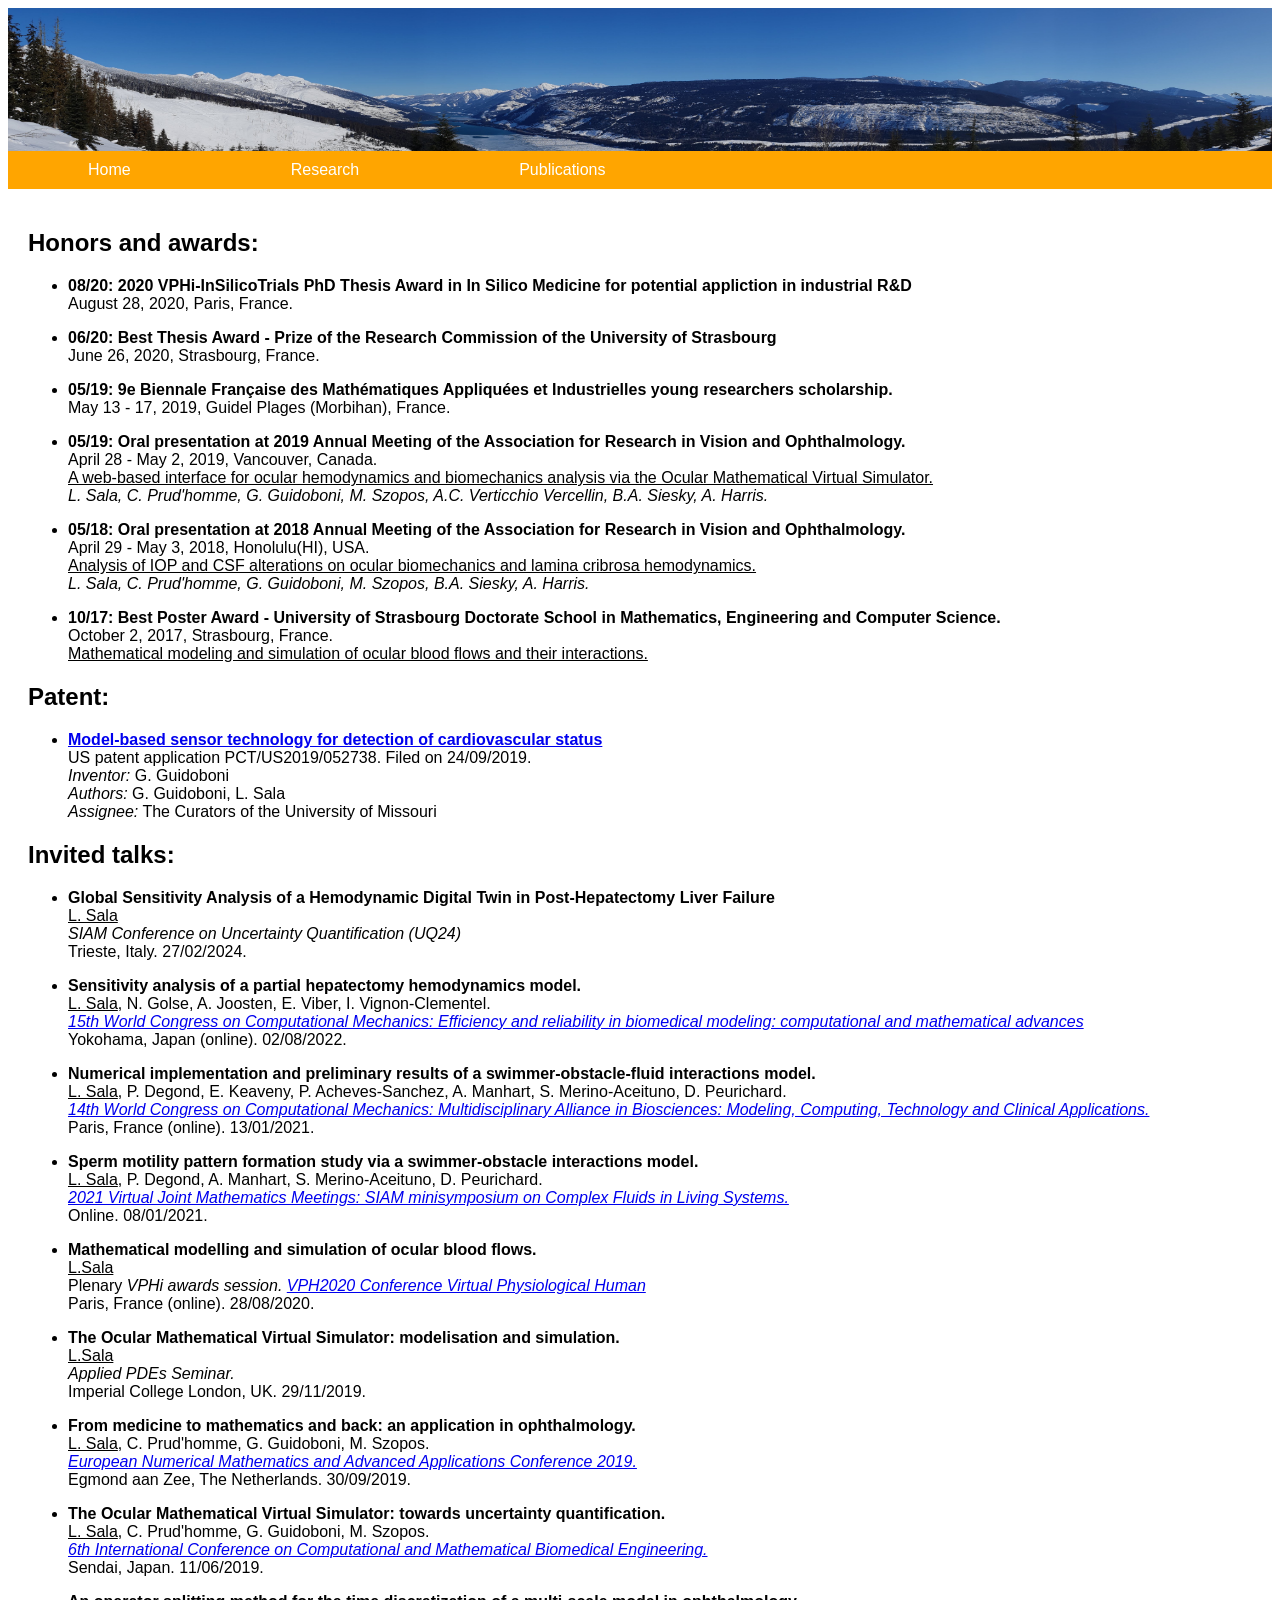
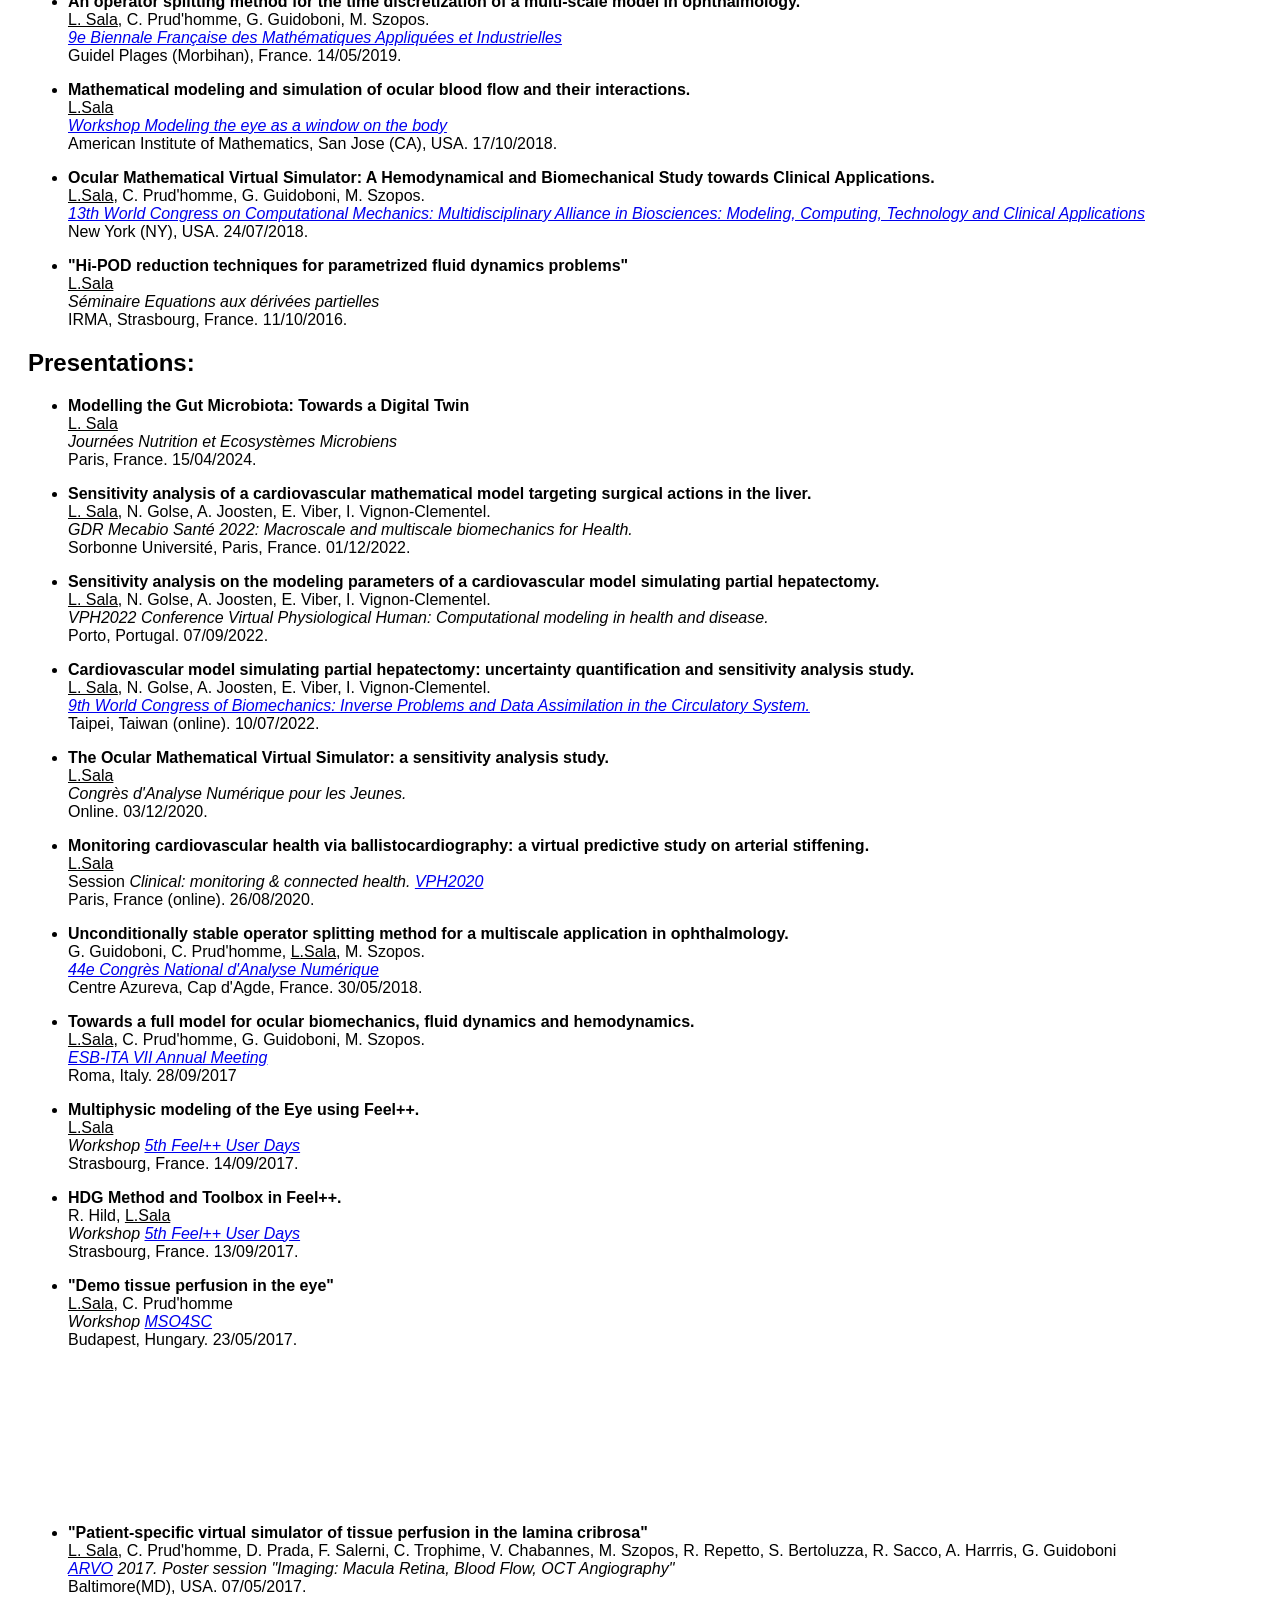
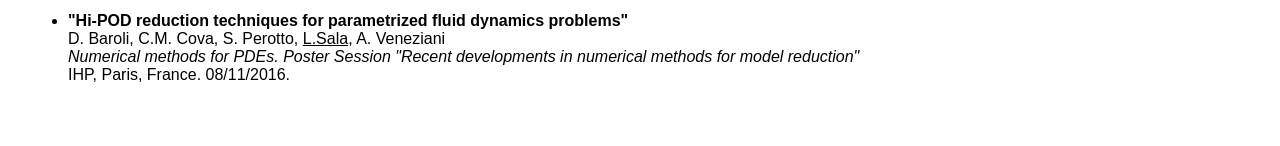
<file: v1/research.html>
<!DOCTYPE html>
<html lang="en">
<head>
<title>Page Title</title>
<meta charset="UTF-8">
<meta name="viewport" content="width=device-width, initial-scale=1">
<style>
* {
  box-sizing: border-box;
  img: max-width: 100%;
}

/* Style the body */
body {
  font-family: Calibri, Calibri, sans-serif;
  font-size: 100%;
  margin: 1;
}

/* Header/logo Title */
.header {
  padding: 60px;
  text-align: center;
  background: white;
  background-image: url(figures/mountain.jpg);
  background-size: 100% 100%;
  color: black;
}

/* Increase the font size of the heading */
.header h1 {
  font-size: 35px;
}

/* Style the top navigation bar */
.navbar {
  overflow: hidden;
  background-color: orange; /*#7EA4FC*/;
}

/* Style the navigation bar links */
.navbar a {
  float: left;
  display: block;
  color: white;
  text-align: center;
  padding: 10px 80px;
  text-decoration: none;
}

/* Right-aligned link */
.navbar a.right {
  float: right;
}

/* Change color on hover */
.navbar a:hover {
  background-color: #ddd;
  color: black;
}

/* Column container */
.row {  
  display: -ms-flexbox; /* IE10 */
  display: flex;
  -ms-flex-wrap: wrap; /* IE10 */
  flex-wrap: wrap;
}

/* Create two unequal columns that sits next to each other */
/* Sidebar/left column */
.side {
  -ms-flex: 15%; /* IE10 */
  flex: 15%;
  background-color: #f1f1f1;
  padding: 20px;
}

/* Main column */
.main {   
  -ms-flex: 90%; /* IE10 */
  flex: 90%;
  background-color: white;
  padding: 20px;
}

/* Fake image, just for this example */
.fakeimg {
  background-color: #aaa;
  width: 100%;
  padding: 20px;
}

.content {
  display: flex;
}

.content img {
  margin-right: 10px;
  display: block;
}

/* Footer */
.footer {
  padding: 80px;
  text-align: center;
  background-image: url(figures/mountain.jpg);
  background-size: 100% 100%;
}

/* Responsive layout - when the screen is less than 700px wide, make the two columns stack on top of each other instead of next to each other */
@media screen and (max-width: 700px) {
  .row {   
    flex-direction: column;
  }
}

/* Responsive layout - when the screen is less than 400px wide, make the navigation links stack on top of each other instead of next to each other */
@media screen and (max-width: 400px) {
  .navbar a {
    float: none;
    width: 100%;
  }
}
</style>
</head>
<body>


<div class="header">
  <h1> 
  </h1>
</div>


<div class="navbar">
  <a href="./index.html">Home</a>
  <a href="./research.html">Research</a>
  <a href="./publication.html">Publications</a>
</div>

<div class="row">
  <div class="main">
<h2> Honors and awards: </h2>
<ul>
	<li> 	<p><b>08/20: 2020 VPHi-InSilicoTrials PhD Thesis Award in In Silico Medicine for potential appliction in industrial R&D</b> <br>
			August 28, 2020, Paris, France. <p>
	</li>

	<li> 	<p><b>06/20: Best Thesis Award - Prize of the Research Commission of the University of Strasbourg </b> <br>
			June 26, 2020, Strasbourg, France. <p>
	</li>

	<li> 	<p><b>05/19: 9e Biennale Fran&ccedilaise des Math&eacutematiques Appliqu&eacutees et Industrielles young researchers scholarship.</b> <br>
			May 13 - 17, 2019, Guidel Plages (Morbihan), France. <p>
	</li>
	
    <li>    <p><b>05/19: Oral presentation at 2019 Annual Meeting of the Association for Research in Vision and Ophthalmology.</b> <br>
            April 28 - May 2, 2019, Vancouver, Canada. <br>
            <u>A web-based interface for ocular hemodynamics and biomechanics analysis via the Ocular Mathematical Virtual Simulator.</u><br>
            <i>L. Sala, C. Prud'homme, G. Guidoboni, M. Szopos, A.C. Verticchio Vercellin, B.A. Siesky, A. Harris.</i><p>
    </li>

    <li>    <p><b>05/18: Oral presentation at 2018 Annual Meeting of the Association for Research in Vision and Ophthalmology.</b> <br>
            April 29 - May 3, 2018, Honolulu(HI), USA. <br>
            <u>Analysis of IOP and CSF alterations on ocular biomechanics and lamina cribrosa hemodynamics.</u><br>
            <i>L. Sala, C. Prud'homme, G. Guidoboni, M. Szopos, B.A. Siesky, A. Harris.</i><p>
    </li>

    <li>    <p><b>10/17: Best Poster Award - University of Strasbourg Doctorate School in Mathematics, Engineering and Computer Science.</b> <br>
            October 2, 2017, Strasbourg, France. <br>
            <u>Mathematical modeling and simulation of ocular blood flows and their interactions.</u><p>
    </li>

</ul>
<!-- ################################################################################################### -->

<h2> Patent: </h2>
<ul>
    <li>
            <p><b><a href="https://patentscope.wipo.int/search/en/detail.jsf?docId=WO2020068859&tab=PCTBIBLIO">Model-based sensor technology for detection of cardiovascular status</a></b><br>
            US patent application PCT/US2019/052738. Filed on 24/09/2019. <br>
            <i>Inventor:</i> G. Guidoboni <br>
            <i>Authors:</i> G. Guidoboni, L. Sala <br>
            <i>Assignee:</i> The Curators of the University of Missouri <br><p>
    </li>
</ul>

<!-- ################################################################################################### -->
<h2> Invited talks: </h2>
<ul>

    <li>    <p><b> Global Sensitivity Analysis of a Hemodynamic Digital Twin in Post-Hepatectomy Liver Failure </b><br>
            <u>L. Sala</u> <br>
            <i>SIAM Conference on Uncertainty Quantification (UQ24)</i><br>
            Trieste, Italy. 27/02/2024. <p>
    </li>    

    <li>    <p><b> Sensitivity analysis of a partial hepatectomy hemodynamics model.</b><br>
            <u>L. Sala</u>, N. Golse, A. Joosten, E. Viber, I. Vignon-Clementel.<br>
            <i><a href="https://www.wccm2022.org/">15th World Congress on Computational Mechanics: Efficiency and reliability in biomedical modeling: computational and mathematical advances</a></i><br>
            Yokohama, Japan (online). 02/08/2022. <p>
    </li>

	<li> 	<p><b> Numerical implementation and preliminary results of a swimmer-obstacle-fluid interactions model.</b> <br> 
			<u>L. Sala</u>, P. Degond, E. Keaveny, P. Acheves-Sanchez, A. Manhart, S. Merino-Aceituno, D. Peurichard.<br>
            <i><a href="https://virtual.wccm-eccomas2020.org/">14th World Congress on Computational Mechanics: Multidisciplinary Alliance in Biosciences: Modeling, Computing, Technology and Clinical Applications.</a></i><br>
			Paris, France (online). 13/01/2021. <p>
	</li>
	
    <li> 	<p><b> Sperm motility pattern formation study via a swimmer-obstacle interactions model.</b> <br> 
			<u>L. Sala</u>, P. Degond, A. Manhart, S. Merino-Aceituno, D. Peurichard.<br>
            <i><a href="https://jointmathematicsmeetings.org/meetings/national/jmm2021/2247_intro">2021 Virtual Joint Mathematics Meetings: SIAM minisymposium on Complex Fluids in Living Systems.</a></i><br>
			Online. 08/01/2021. <p>
	</li>

	<li> 	<p><b> Mathematical modelling and simulation of ocular blood flows.</b> <br> 
			<u>L.Sala</u> <br>
			Plenary <i>VPHi awards session. <a href="https://vph2020.sciencesconf.org/">VPH2020 Conference Virtual Physiological Human</a></i> <br>
			Paris, France (online). 28/08/2020. <p>
	</li>

	<li> 	<p><b> The Ocular Mathematical Virtual Simulator: modelisation and simulation.</b> <br> 
			<u>L.Sala</u> <br>
			<i> Applied PDEs Seminar. </i> <br>
			Imperial College London, UK. 29/11/2019. <p>
	</li>

	<li>	<p><b> From medicine to mathematics and back: an application in ophthalmology. </b> <br>
			<u>L. Sala</u>, C. Prud'homme, G. Guidoboni, M. Szopos. <br>
			<i> <a href="https://www.enumath2019.eu/">European Numerical Mathematics and Advanced Applications Conference 2019.</a> </i><br>
			Egmond aan Zee, The Netherlands. 30/09/2019.
	</li>
	
	<li>	<p> <b>The Ocular Mathematical Virtual Simulator: towards uncertainty quantification. </b> <br>
			<u>L. Sala</u>, C. Prud'homme, G. Guidoboni, M. Szopos. <br>
			<i> <a href="https://www.compbiomed.net/2019/index.htm">6th International Conference on Computational and Mathematical Biomedical Engineering.</a> </i><br> 
			Sendai, Japan. 11/06/2019.
	</li>

    <li>	<p><b>  An operator splitting method for the time discretization of a multi-scale model in ophthalmology. </b> <br>
			<u>L. Sala</u>, C. Prud'homme, G. Guidoboni, M. Szopos. <br>
		    <i> <a href="http://smai.emath.fr/smai2019/">9e Biennale Fran&ccedilaise des Math&eacutematiques Appliqu&eacutees et Industrielles </a> </i><br>
            Guidel Plages (Morbihan), France. 14/05/2019.<p>
    </li>

    <li>    <p><b>Mathematical modeling and simulation of ocular blood flow and their interactions.</b> <br>
            <u>L.Sala</u> <br>
            <i> <a href="https://aimath.org/workshops/upcoming/eyewindow/">Workshop Modeling the eye as a window on the body</a> </i> <br>
            American Institute of Mathematics, San Jose (CA), USA. 17/10/2018.<p>
    </li>

    <li>    <p><b>Ocular Mathematical Virtual Simulator: A Hemodynamical and Biomechanical Study towards Clinical Applications.</b> <br>
            <u>L.Sala</u>, C. Prud'homme, G. Guidoboni, M. Szopos. <br>
            <i> <a href="http://www.wccm2018.org/MS_510"> 13th World Congress on Computational Mechanics: Multidisciplinary Alliance in Biosciences: Modeling, Computing, Technology and Clinical Applications </a> </i> <br>
            New York (NY), USA. 24/07/2018.<p>
    </li>

    <li>	<p><b> "Hi-POD reduction techniques for parametrized fluid dynamics problems" </b> <br>
            <u>L.Sala</u><br>
	        <i> S&eacuteminaire Equations aux d&eacuteriv&eacutees partielles </i> <br>
            IRMA, Strasbourg, France. 11/10/2016.
    </li> 
</ul>

<!-- ################################################################################################### -->
<h2> Presentations: </h2>
<ul>

    <li>    <p><b>Modelling the Gut Microbiota: Towards a Digital Twin</b><br>
            <u>L. Sala</u> <br>
            <i>Journées Nutrition et Ecosystèmes Microbiens</i><br>
            Paris, France. 15/04/2024. <p>
    </li>    

    <li>    <p><b> Sensitivity analysis of a cardiovascular mathematical model targeting surgical actions in the liver.</b> <br>
            <u>L. Sala</u>, N. Golse, A. Joosten, E. Viber, I. Vignon-Clementel.<br>
            <i>GDR Mecabio Santé 2022: Macroscale and multiscale biomechanics for Health.</i> <br>
            Sorbonne Université, Paris, France. 01/12/2022. <p>
                              
	<li> 	<p><b> Sensitivity analysis on the modeling parameters of a cardiovascular model simulating partial hepatectomy.</b> <br> 
            <u>L. Sala</u>, N. Golse, A. Joosten, E. Viber, I. Vignon-Clementel.<br>
			<i>VPH2022 Conference Virtual Physiological Human: Computational modeling in health and disease.</i> <br>
            Porto, Portugal. 07/09/2022. <p>

	<li> 	<p><b> Cardiovascular model simulating partial hepatectomy: uncertainty quantification and sensitivity analysis study.</b> <br> 
            <u>L. Sala</u>, N. Golse, A. Joosten, E. Viber, I. Vignon-Clementel.<br>
            <i><a href="https://www.wcb2022.com/">9th World Congress of Biomechanics: Inverse Problems and Data Assimilation in the Circulatory System.</a></i> <br>
            Taipei, Taiwan (online). 10/07/2022. <p>

	<li> 	<p><b> The Ocular Mathematical Virtual Simulator: a sensitivity analysis study.</b> <br> 
			<u>L.Sala</u> <br>
            <i>Congr&egraves d'Analyse Num&eacuterique pour les Jeunes.</i> <br>
            Online. 03/12/2020. <p>
	</li>

	<li> 	<p><b> Monitoring cardiovascular health via ballistocardiography: a virtual predictive study on arterial stiffening.</b> <br> 
			<u>L.Sala</u> <br>
			Session <i>Clinical: monitoring & connected health. <a href="https://vph2020.sciencesconf.org/">VPH2020</a></i> <br>
			Paris, France (online). 26/08/2020. <p>
	</li>

    <li>    <p><b>Unconditionally stable operator splitting method for a multiscale application in ophthalmology.</b> <br>
            G. Guidoboni, C. Prud'homme, <u>L.Sala</u>, M. Szopos.<br>
            <i> <a href="http://smai.emath.fr/canum2018/"> 44e Congr&egraves National d'Analyse Num&eacuterique </a> </i> <br>
            Centre Azureva, Cap d'Agde, France. 30/05/2018.<p>
    </li>

    <li>    <p><b>Towards a full model for ocular biomechanics, fluid dynamics and hemodynamics.</b> <br>
            <u>L.Sala</u>, C. Prud'homme, G. Guidoboni, M. Szopos. <br>
			<i> <a href="http://www.esb-ita.it/main/meetings/esb-ita17-%C2%A6-home">ESB-ITA VII Annual Meeting</a> </i> <br>
			Roma, Italy. 28/09/2017<p>	
    </li>

    <li>    <p><b>Multiphysic modeling of the Eye using Feel++.</b> <br>
            <u>L.Sala</u> <br>
			<i> Workshop <a href="http://www.feelpp.org/workshop/fud5">5th Feel++ User Days</a> </i> <br>
			Strasbourg, France. 14/09/2017.<p>	
    </li>

    <li>    <p><b>HDG Method and Toolbox in Feel++.</b> <br>
            R. Hild, <u>L.Sala</u> <br>
			<i> Workshop <a href="http://www.feelpp.org/workshop/fud5">5th Feel++ User Days</a> </i> <br>
			Strasbourg, France. 13/09/2017.<p>	
    </li>

    <li>	<p><b> "Demo tissue perfusion in the eye"</a></b> <br>
            <u>L.Sala</u>, C. Prud'homme <br>
	        <i> Workshop <a href="http://www.cemosis.fr/projects/mso4sc">MSO4SC</a></i> <br>
	        Budapest, Hungary. 23/05/2017. <br>
			<iframe width="280" height="155" src="https://www.youtube.com/embed/F4JIgA1PCcA" frameborder="0" allow="accelerometer; autoplay; encrypted-media; gyroscope; picture-in-picture" allowfullscreen></iframe>
			<p>
    </li> 

    <li>   	<p><b> "Patient-specific virtual simulator of tissue perfusion in the lamina cribrosa" </b> <br>
            <u>L. Sala</u>, C. Prud'homme, D. Prada, F. Salerni, C. Trophime, V. Chabannes, M. Szopos, R. Repetto, S. Bertoluzza, R. Sacco, A. Harrris, G. Guidoboni <br> 
	        <i> <a href="https://www.arvo.org">ARVO</a> 2017. Poster session "Imaging: Macula Retina, Blood Flow, OCT Angiography" </i> <br>
	        Baltimore(MD), USA. 07/05/2017. <p>
    </li> 

    <li>	<p><b> "Hi-POD reduction techniques for parametrized fluid dynamics problems" </b> <br>
            D. Baroli, C.M. Cova, S. Perotto, <u>L.Sala</u>, A. Veneziani <br>
	        <i> Numerical methods for PDEs. Poster Session "Recent developments in numerical methods for model reduction" </i> <br>
	        IHP, Paris, France. 08/11/2016.<p>
    </li> 

</ul>
<br>
    
    
  </div>
</div>

</body>
</html>
</file>
<file: styles.css>
:root {
  --ink: #10283a;
  --muted: #5d6c76;
  --blue: #0a4f78;
  --blue-2: #176f96;
  --ice: #eaf2f5;
  --paper: #fbfaf6;
  --white: #fff;
  --line: rgba(16, 40, 58, .15);
  --accent: #d66a35;
  --max: 1180px;
  --serif: Georgia, 'Times New Roman', serif;
  --sans: Inter, ui-sans-serif, system-ui, -apple-system, BlinkMacSystemFont, 'Segoe UI', sans-serif;
}
* { box-sizing: border-box; }
html { scroll-behavior: smooth; }
body { margin: 0; color: var(--ink); background: var(--paper); font-family: var(--sans); font-size: .9rem; line-height: 1.55; }
img { max-width: 100%; display: block; }
a { color: var(--blue); text-decoration-thickness: 1px; text-underline-offset: .2em; }
a:hover { color: var(--accent); }
.skip-link { position: fixed; left: 1rem; top: -5rem; z-index: 100; padding: .7rem 1rem; background: var(--white); }
.skip-link:focus { top: 1rem; }
.site-header { position: sticky; top: 0; z-index: 20; background: rgba(251,250,246,.94); backdrop-filter: blur(14px); border-bottom: 1px solid var(--line); }
.nav-wrap { max-width: var(--max); margin: auto; min-height: 3.6rem; padding: .35rem 1.5rem; display: flex; align-items: center; justify-content: space-between; gap: 2rem; }
.brand { color: var(--ink); text-decoration: none; display: flex; align-items: center; gap: .8rem; font-weight: 750; letter-spacing: -.02em; }
.brand-mark { width: 1.85rem; height: 1.85rem; border-radius: 50%; background: linear-gradient(145deg,var(--blue),var(--blue-2)); display: grid; place-items: center; color: white; font-family: var(--serif); }
.nav { display: flex; align-items: center; gap: 1.45rem; }
.nav a { color: var(--muted); text-decoration: none; font-size: .92rem; font-weight: 650; }
.nav a:hover, .nav a[aria-current='page'] { color: var(--ink); }
.nav a[aria-current='page'] { border-bottom: 2px solid var(--accent); }
.menu-button { display: none; border: 1px solid var(--line); background: transparent; color: var(--ink); border-radius: 999px; padding: .55rem .85rem; font: inherit; }
.container { width: min(var(--max), calc(100% - 3rem)); margin-inline: auto; }
.hero { min-height: min(27rem, calc(66vh - 3.6rem)); display: flex; align-items: center; }
.hero-simple { color: white; background: linear-gradient(90deg, rgba(7,31,48,.87) 0%, rgba(7,31,48,.68) 52%, rgba(7,31,48,.16) 100%), url('mountain.jpg') center / cover; }
.hero-copy { width: min(var(--max), calc(100% - 3rem)); margin-inline: auto; padding: clamp(2.25rem,4vw,3.5rem) 0; display: flex; flex-direction: column; justify-content: center; }
.hero-simple .hero-copy { margin-inline: max(1.5rem, calc((100vw - var(--max))/2)); max-width: 48rem; }
.hero-simple .lead { color: rgba(255,255,255,.9); }
.hero-simple .eyebrow { color: #a7d9e7; }
.eyebrow { text-transform: uppercase; letter-spacing: .13em; font-size: .76rem; font-weight: 800; color: var(--blue-2); margin: 0 0 1rem; }
h1,h2,h3 { font-family: var(--serif); line-height: 1.08; font-weight: 500; letter-spacing: -.025em; }
h1 { font-size: clamp(1.8rem,2.8vw,2.7rem); margin: 0 0 .8rem; max-width: 18ch; }
.hero-simple h1 { max-width: 26ch; font-size: clamp(1.8rem,2.75vw,2.65rem); }
.page-hero h1 { font-size: clamp(1.8rem,2.5vw,2.35rem); max-width: 25ch; }
h2 { font-size: clamp(1.5rem,2.2vw,2rem); margin: 0 0 .6rem; }
h3 { font-size: 1.15rem; margin: 0 0 .4rem; }
.lead { font-size: clamp(.98rem,1.25vw,1.08rem); line-height: 1.45; color: #344d5c; max-width: 48rem; }
.hero-actions { display: flex; flex-wrap: wrap; gap: .8rem; margin-top: 1.4rem; }
.button { display: inline-flex; align-items: center; justify-content: center; padding: .82rem 1.15rem; border-radius: 999px; border: 1px solid var(--blue); background: var(--blue); color: var(--white); text-decoration: none; font-weight: 700; font-size: .93rem; }
.button:hover { background: var(--accent); border-color: var(--accent); color: var(--white); }
.button.secondary { color: var(--blue); background: transparent; }
.button.secondary:hover { color: var(--white); background: var(--blue); }
.button.light { color: white; border-color: rgba(255,255,255,.75); background: rgba(255,255,255,.08); }
.button.light:hover { background: white; color: var(--ink); }
.affiliation-strip { background: var(--white); border-bottom: 1px solid var(--line); }
.affiliation-inner { min-height: 3.6rem; display: flex; align-items: center; justify-content: space-between; gap: 2rem; color: var(--muted); font-size: .82rem; }
.affiliation-inner strong { color: var(--ink); }
.section { padding: clamp(2.35rem,3.8vw,3.6rem) 0; }
.section.tint { background: var(--ice); }
.section.dark { color: #f5f8f8; background: var(--ink); }
.section.dark .eyebrow { color: #8fc6da; }
.section.dark .lead, .section.dark p { color: #cbd7dd; }
.section-head { display: grid; grid-template-columns: .85fr 1.15fr; gap: clamp(1.25rem,4vw,4rem); align-items: start; margin-bottom: 1.5rem; }
.section-head p { margin-top: .35rem; color: var(--muted); max-width: 42rem; }
.section-head.compact { margin-bottom: 2rem; }
.grid-3 { display: grid; grid-template-columns: repeat(3,1fr); gap: 1rem; }
.grid-2 { display: grid; grid-template-columns: repeat(2,1fr); gap: 1.2rem; }
.card { background: var(--white); border: 1px solid var(--line); padding: clamp(1.15rem,2vw,1.65rem); min-height: 12rem; }
.card-number { color: var(--accent); font-weight: 800; font-size: .78rem; letter-spacing: .1em; }
.card p { color: var(--muted); margin-bottom: 0; }
.feature-card { min-height: 15rem; }
.mini-list { padding-left: 1.2rem; margin: 1.2rem 0 0; }
.mini-list li { margin-bottom: .35rem; font-weight: 700; }
.quiet { font-size: .88rem; }
.project-card { min-height: 13rem; }
.dark-card { padding: 1.6rem 0; border-top: 1px solid rgba(255,255,255,.22); }
.dark-card p { color: #cbd7dd; }
.applications { margin-top: 4rem; padding-top: 2.5rem; border-top: 1px solid rgba(255,255,255,.2); }
.application-grid { display: grid; grid-template-columns: repeat(3,1fr); gap: 1px; background: rgba(255,255,255,.18); border: 1px solid rgba(255,255,255,.18); }
.application-grid > div { min-height: 9rem; padding: 1.4rem; background: var(--ink); }
.application-grid strong, .application-grid span { display: block; }
.application-grid strong { font-family: var(--serif); font-size: 1.2rem; font-weight: 500; }
.application-grid span { margin-top: .5rem; color: #cbd7dd; font-size: .88rem; }
.link-arrow { display: inline-block; margin-top: 1.25rem; font-weight: 750; text-decoration: none; }
.link-arrow::after { content: '  →'; }
.focus-list { list-style: none; padding: 0; margin: 0; border-top: 1px solid rgba(255,255,255,.2); }
.focus-list li { display: grid; grid-template-columns: 3rem 1fr 1.2fr; gap: 1.4rem; padding: 1.35rem 0; border-bottom: 1px solid rgba(255,255,255,.2); align-items: baseline; }
.focus-list span { color: #8fc6da; font-weight: 800; }
.focus-list strong { font-family: var(--serif); font-size: 1.3rem; font-weight: 500; }
.focus-list p { margin: 0; }
.page-hero { padding: clamp(2.1rem,3.5vw,3rem) 0 clamp(1.8rem,2.8vw,2.5rem); border-bottom: 1px solid var(--line); position: relative; overflow: hidden; }
.page-hero::after { content: ''; position: absolute; width: 28rem; height: 28rem; right: -12rem; top: -10rem; border: 1px solid rgba(10,79,120,.16); border-radius: 50%; box-shadow: 0 0 0 5rem rgba(10,79,120,.035), 0 0 0 10rem rgba(10,79,120,.025); }
.page-hero .lead { max-width: 48rem; }
.theme { display: grid; grid-template-columns: minmax(14rem,.75fr) 1.25fr; gap: clamp(2rem,6vw,6rem); padding: 3rem 0; border-top: 1px solid var(--line); }
.theme:last-child { border-bottom: 1px solid var(--line); }
.research-project { display: grid; grid-template-columns: .78fr 1.22fr; gap: clamp(1.25rem,3vw,3rem); align-items: center; padding: clamp(1.8rem,3vw,2.8rem) 0; border-top: 1px solid var(--line); }
.research-project.reverse { grid-template-columns: 1.22fr .78fr; }
.research-project.reverse .research-copy { order: 2; }
.research-project.reverse .research-figure { order: 1; }
.research-copy h3 { font-size: clamp(1.55rem,2.2vw,2.1rem); }
.research-copy p { color: var(--muted); }
.project-index { color: var(--accent) !important; text-transform: uppercase; letter-spacing: .1em; font-size: .76rem; font-weight: 800; }
.research-figure { margin: 0; padding: .8rem; background: var(--white); border: 1px solid var(--line); }
.research-figure img { width: 100%; height: auto; }
.research-figure figcaption { padding: .7rem .2rem 0; color: var(--muted); font-size: .75rem; }
.eye2heart-visual { display: block; }
.eye2heart-visual .eye-heart-bg { position: absolute; inset: 0; width: 100%; height: 100%; object-fit: contain; opacity: .72; }
.eye2heart-visual .eye-heart-circuit { position: relative; z-index: 1; width: auto; height: 30rem; max-width: 54%; object-fit: contain; filter: contrast(1.7); box-shadow: 0 0 2rem 1.2rem rgba(255,255,255,.9); }
.eye2heart-visual figcaption { position: static; }
.eye2heart-visual > img { max-height: 38rem; object-fit: contain; }
.logo-figure { display: grid; place-items: center; width: min(100%,24rem); min-height: 13rem; justify-self: center; transition: border-color .2s ease, transform .2s ease; }
.logo-figure:hover { border-color: var(--blue); transform: translateY(-2px); }
.logo-figure img { max-width: 19rem; }
.theme h2 { font-size: clamp(1.9rem,3vw,2.75rem); }
.tags { display: flex; flex-wrap: wrap; gap: .45rem; margin-top: 1rem; }
.tag { padding: .3rem .65rem; border-radius: 999px; border: 1px solid var(--line); font-size: .78rem; font-weight: 700; color: var(--blue); }
.publication { display: grid; grid-template-columns: 4.2rem 1fr; gap: 1rem; padding: 1.5rem 0; border-top: 1px solid var(--line); }
.publication:last-child { border-bottom: 1px solid var(--line); }
.pub-year { color: var(--accent); font-weight: 800; }
.publication h3 { font-family: var(--sans); font-size: 1.08rem; line-height: 1.45; font-weight: 750; margin: 0 0 .3rem; }
.publication h2 { font-family: var(--sans); font-size: 1.08rem; line-height: 1.45; font-weight: 750; margin: 0 0 .3rem; }
.publication h2 a { color: var(--ink); text-decoration: none; }
.publication h2 a:hover { color: var(--accent); }
.publication p { margin: 0; color: var(--muted); font-size: .92rem; }
.publication-year { margin: 0 0 3rem; }
.publication-year > h2 { color: var(--blue); font-size: clamp(1.65rem,2.4vw,2.15rem); padding-bottom: .4rem; border-bottom: 1px solid var(--blue); }
.publication-type { margin-top: 1.4rem; }
.publication-type > h3 { color: var(--accent); font-family: var(--sans); font-size: .78rem; font-weight: 800; letter-spacing: .1em; text-transform: uppercase; }
.publication-type .publication { display: block; padding: .9rem 0; }
.publication h4 { margin: 0 0 .35rem; font-size: 1.05rem; line-height: 1.45; }
.publication h4 a { color: var(--ink); text-decoration: none; }
.publication h4 a:hover { color: var(--accent); }
.publication-authors strong { color: var(--blue); font-weight: 800; }
.publication-venue { margin-top: .2rem !important; font-style: italic; }
.hal-status { margin-bottom: 1.5rem; color: var(--muted); font-size: .9rem; }
.hal-box { margin-top: 2rem; padding: 1.5rem; border: 1px solid var(--line); background: var(--white); display: flex; gap: 1.5rem; justify-content: space-between; align-items: center; }
.hal-box p { margin: 0; color: var(--muted); }
.timeline { max-width: 52rem; }
.timeline-item { display: grid; grid-template-columns: 8rem 1fr; gap: 1.5rem; padding: 1.4rem 0; border-top: 1px solid var(--line); }
.timeline-item time { color: var(--accent); font-weight: 800; }
.timeline-item p { margin: .25rem 0 0; color: var(--muted); }
.fact-grid { display: grid; grid-template-columns: repeat(3,1fr); border: 1px solid var(--line); }
.fact { padding: 2rem; border-right: 1px solid var(--line); }
.fact:last-child { border-right: 0; }
.fact strong { display: block; font-family: var(--serif); font-size: 2.2rem; font-weight: 500; color: var(--blue); }
.plain-list { padding-left: 1.2rem; }
.plain-list li { margin-bottom: 1rem; }
.supervision-card { min-height: 0; }
.supervision-list { list-style: none; padding: 0; margin: 1rem 0 0; }
.supervision-list li { padding: 1rem 0; border-top: 1px solid var(--line); }
.supervision-list strong, .supervision-list span { display: block; }
.supervision-list strong { color: var(--ink); font-size: .94rem; }
.supervision-list span { margin-top: .25rem; color: var(--muted); font-size: .9rem; line-height: 1.55; }
.supervision-list small { display: block; margin-top: .55rem; color: var(--blue); font-size: .8rem; line-height: 1.5; }
.supervision-group { margin-top: 2rem; }
.supervision-group > h3 { margin-bottom: 1.2rem; }
.internships { padding-top: 1rem; }
.internship-years { background: var(--white); border: 1px solid var(--line); }
.internship-years > div { display: grid; grid-template-columns: 5rem 1fr; gap: 1.2rem; padding: 1rem 1.4rem; border-top: 1px solid var(--line); }
.internship-years > div:first-child { border-top: 0; }
.internship-years strong { color: var(--accent); }
.internship-years span { color: var(--muted); }
.opportunity { display: grid; grid-template-columns: 1.4fr .6fr; gap: 2rem; align-items: end; padding: clamp(1.5rem,3vw,2.5rem); background: var(--white); border: 1px solid var(--line); }
.contact-strip { display: grid; grid-template-columns: 1.25fr .75fr; gap: 3rem; align-items: end; }
.contact-links { display: flex; flex-wrap: wrap; gap: 1rem 1.4rem; }
.contact-links a { color: white; }
.footer { border-top: 1px solid var(--line); padding: 2rem 0; color: var(--muted); font-size: .85rem; }
.footer-inner { display: flex; justify-content: space-between; gap: 1rem; }
.footer-profiles { display: flex; flex-wrap: wrap; gap: .45rem 1rem; margin-left: auto; }
.research-gallery { overflow: hidden; }
.gallery-head { display: flex; align-items: end; justify-content: space-between; gap: 1rem; margin-bottom: 1.25rem; }
.gallery-head h2 { margin-bottom: 0; }
.gallery-controls { display: flex; gap: .45rem; }
.gallery-button { width: 2.45rem; height: 2.45rem; border: 1px solid var(--line); border-radius: 50%; background: var(--white); color: var(--ink); font: inherit; font-size: 1.1rem; cursor: pointer; }
.gallery-button:hover { border-color: var(--blue); color: var(--blue); }
.gallery-track { display: flex; gap: .8rem; overflow-x: auto; scroll-snap-type: x mandatory; scrollbar-width: thin; padding-bottom: .65rem; }
.gallery-slide { flex: 0 0 min(72vw,42rem); aspect-ratio: 4 / 3; margin: 0; overflow: hidden; background: var(--ice); scroll-snap-align: start; }
.gallery-slide img { width: 100%; height: 100%; object-fit: cover; }
.gallery-slide.portrait img { object-position: center 30%; }
@media (max-width: 860px) {
  .menu-button { display: block; }
  .nav { display: none; position: absolute; top: 100%; left: 0; right: 0; padding: 1rem 1.5rem 1.4rem; background: var(--paper); border-bottom: 1px solid var(--line); flex-direction: column; align-items: flex-start; }
  .nav.open { display: flex; }
  .hero-copy { width: min(100% - 2rem,var(--max)); padding: 2.4rem 0; }
  .hero-simple .hero-copy { margin-inline: 1rem; }
  .affiliation-inner { min-height: 0; padding-block: 1rem; flex-direction: column; align-items: flex-start; gap: .35rem; }
  .internship-years > div { grid-template-columns: 1fr; gap: .2rem; }
  .section-head, .theme, .contact-strip, .opportunity { grid-template-columns: 1fr; gap: 1rem; }
  .grid-3 { grid-template-columns: 1fr; }
  .grid-2 { grid-template-columns: 1fr; }
  .focus-list li { grid-template-columns: 2.2rem 1fr; }
  .focus-list p { grid-column: 2; }
  .fact-grid { grid-template-columns: 1fr; }
  .research-project, .research-project.reverse { grid-template-columns: 1fr; gap: 1.4rem; }
  .research-project.reverse .research-copy, .research-project.reverse .research-figure { order: initial; }
  .application-grid { grid-template-columns: 1fr 1fr; }
  .fact { border-right: 0; border-bottom: 1px solid var(--line); }
  .fact:last-child { border-bottom: 0; }
}
@media (max-width: 560px) {
  .container { width: min(100% - 2rem,var(--max)); }
  h1 { font-size: 1.8rem; }
  .timeline-item, .publication { grid-template-columns: 1fr; gap: .2rem; }
  .application-grid { grid-template-columns: 1fr; }
  .logo-figure { min-height: 10rem; }
  .logo-figure img { max-width: 15rem; }
  .hal-box, .footer-inner { align-items: flex-start; flex-direction: column; }
  .footer-profiles { margin-left: 0; }
  .gallery-slide { flex-basis: 86vw; }
}
@media (prefers-reduced-motion: reduce) { html { scroll-behavior: auto; } }
</file>
